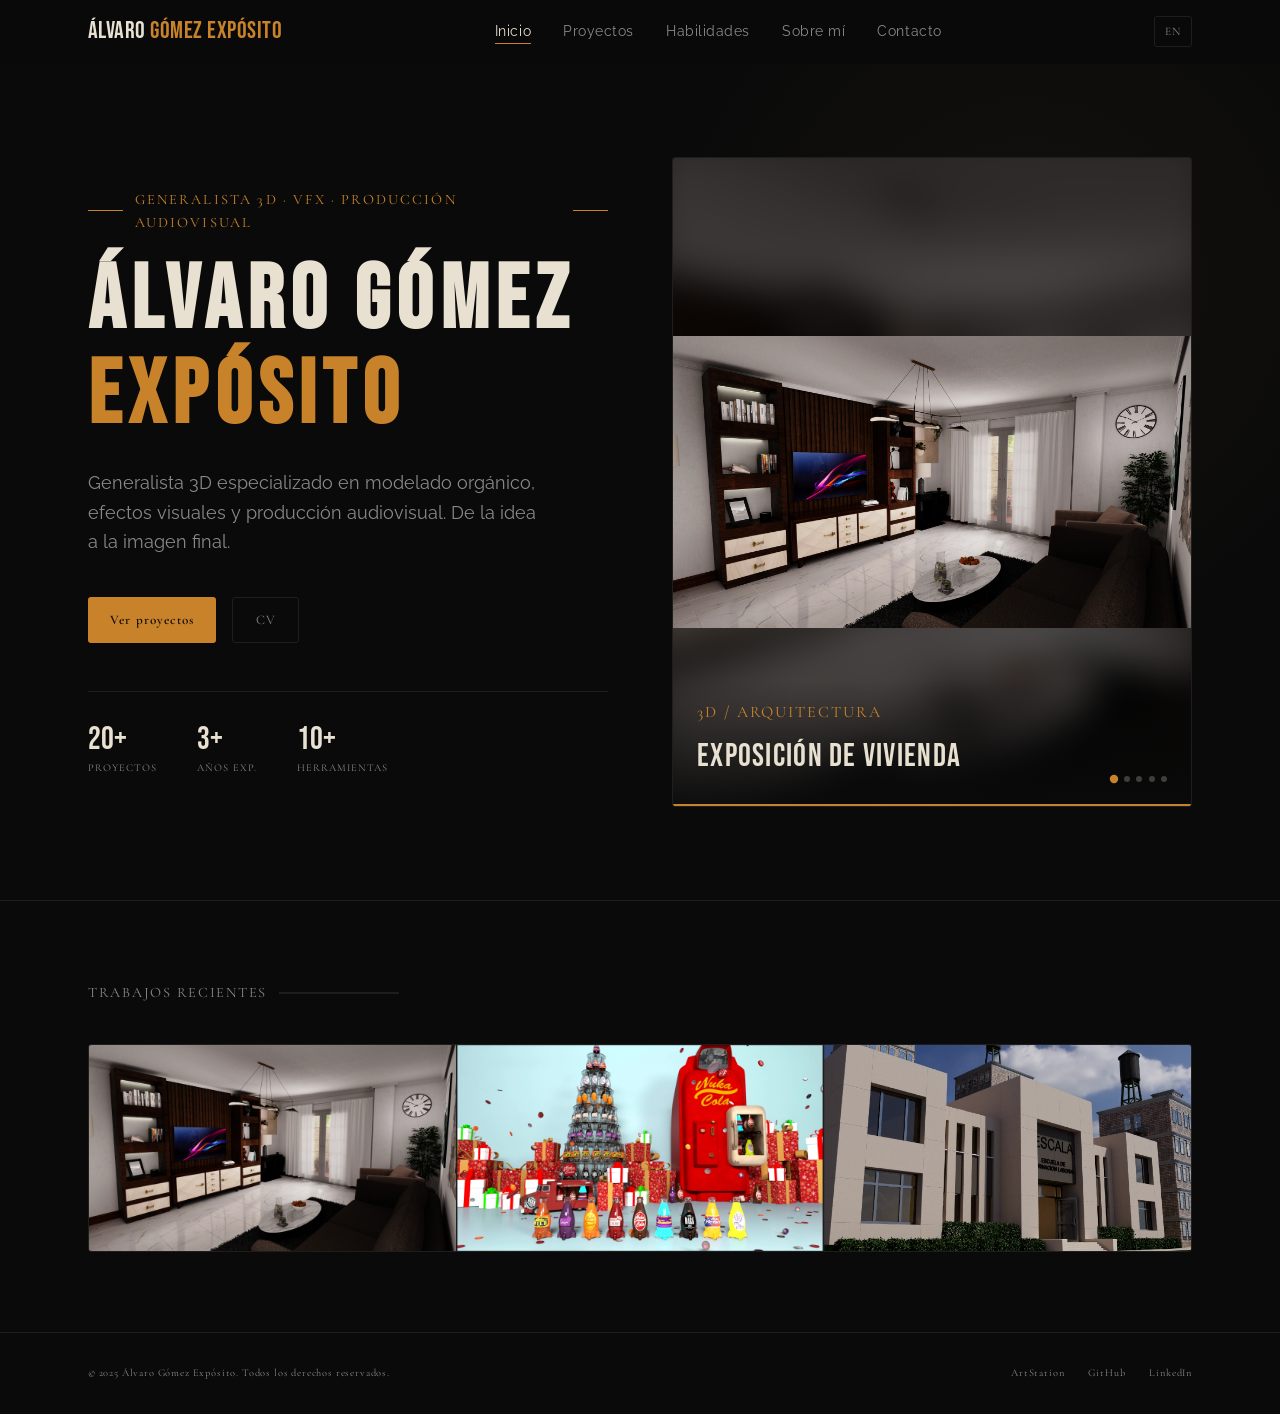
<file: index.html>
<!DOCTYPE html>
<html lang="es">
<head>
  <meta charset="UTF-8">
  <meta name="viewport" content="width=device-width, initial-scale=1.0">
  <title>Álvaro Gómez Expósito — Portfolio 3D · Arte Digital · Games</title>
  <meta name="description" content="Portfolio de Álvaro Gómez Expósito, generalista 3D, artista digital y desarrollador de videojuegos indie.">
  <link rel="preconnect" href="https://fonts.googleapis.com">
  <link rel="preconnect" href="https://fonts.gstatic.com" crossorigin>
  <link href="https://fonts.googleapis.com/css2?family=Bebas+Neue&family=Cormorant+Garamond:ital,wght@0,300;0,400;1,300;1,400&family=Raleway:wght@300;400;500&display=swap" rel="stylesheet">
  <link rel="stylesheet" href="css/style.css">
  <style>
    :root {
      --accent:     #c8832a;
      --accent-dim: rgba(200,131,42,0.15);
    }
  </style>
  <script defer src="https://cloud.umami.is/script.js" data-website-id="84b20424-426c-4b66-8ffb-ea98c5c36936"></script>
</head>
<body>

  <div id="nav-placeholder"></div>

  <main class="page">

    <!-- HERO ─────────────────────────────────────────────── -->
    <section class="hero">
      <div class="container">
        <div class="hero__inner">

          <div class="hero__copy">
            <p class="hero__tag fade-up" data-i18n="hero.tag">Generalista 3D · VFX · Producción Audiovisual</p>
            <h1 class="hero__title fade-up delay-1" data-i18n="hero.title">Álvaro Gómez<br><em>Expósito</em></h1>
            <p class="hero__subtitle fade-up delay-2" data-i18n="hero.subtitle">
              Generalista 3D especializado en modelado orgánico, efectos visuales y producción audiovisual. De la idea a la imagen final.
            </p>
            <div class="hero__cta fade-up delay-3">
              <a href="projects.html" class="btn btn--primary" data-i18n="hero.cta1">Ver proyectos</a>
              <a href="assets/documents/CV/CV_ALVARO_GOMEZ_2026.pdf" class="btn btn--outline" download data-i18n="hero.cta2">CV</a>
            </div>

            <div class="hero__stats fade-up delay-4">
              <div>
                <div class="hero__stat-num">20+</div>
                <div class="hero__stat-label" data-i18n="hero.stat1">Proyectos</div>
              </div>
              <div>
                <div class="hero__stat-num">3+</div>
                <div class="hero__stat-label" data-i18n="hero.stat2">Años exp.</div>
              </div>
              <div>
                <div class="hero__stat-num">10+</div>
                <div class="hero__stat-label" data-i18n="hero.stat3">Herramientas</div>
              </div>
            </div>
          </div>

          <div class="hero__visual fade-up delay-2">
            <a class="hero__img-wrap hero__slideshow" id="heroSlideLink" href="projects.html?open=0">

              <div class="hero__slide hero__slide--active" data-idx="0">
                <div class="hero__slide-blur" style="background-image:url('assets/img/exposicion-vivienda/Artstation.webp')"></div>
                <img src="assets/img/exposicion-vivienda/Artstation.webp" alt="Exposición de Vivienda" style="object-fit:contain; position:relative;">
              </div>

              <div class="hero__slide" data-idx="1">
                <div class="hero__slide-blur" style="background-image:url('assets/img/nuka-cola/PruebaPortada.webp')"></div>
                <img src="assets/img/nuka-cola/PruebaPortada.webp" alt="Nuka-Cola: Holiday Spirit Never Ends" style="object-fit:contain; position:relative;">
              </div>

              <div class="hero__slide" data-idx="2">
                <div class="hero__slide-blur" style="background-image:url('assets/img/escala-anuncio/MiniaturaYoutube.webp')"></div>
                <img src="assets/img/escala-anuncio/MiniaturaYoutube.webp" alt="Anuncio Educativo ESCALA" style="object-fit:contain; position:relative;">
              </div>

              <div class="hero__slide" data-idx="3">
                <img src="assets/img/dettlaff-fanart/render_Viewport_001.webp" alt="Dettlaff — Fan Art">
              </div>

              <div class="hero__slide" data-idx="4">
                <div class="hero__slide-blur" style="background-image:url('assets/img/anuncio-canon/alvaro-gomez-4mejora.webp')"></div>
                <img src="assets/img/anuncio-canon/alvaro-gomez-4mejora.webp" alt="Anuncio Conceptual Canon" style="object-fit:contain; position:relative;">
              </div>

              <div class="hero__slide-caption">
                <div>
                  <div class="hero__slide-caption__cat" id="heroSlideCat">3D / Arquitectura</div>
                  <div class="hero__slide-caption__name" id="heroSlideName">Exposición de Vivienda</div>
                </div>
                <div class="hero__slide-dots" id="heroSlideDots">
                  <span class="hero__slide-dot hero__slide-dot--active" data-slide="0" aria-label="Proyecto 1"></span>
                  <span class="hero__slide-dot" data-slide="1" aria-label="Proyecto 2"></span>
                  <span class="hero__slide-dot" data-slide="2" aria-label="Proyecto 3"></span>
                  <span class="hero__slide-dot" data-slide="3" aria-label="Proyecto 4"></span>
                  <span class="hero__slide-dot" data-slide="4" aria-label="Proyecto 5"></span>
                </div>
              </div>

              <div class="hero__slide-bar">
                <div class="hero__slide-bar__fill" id="heroProgressFill"></div>
              </div>

            </a>
          </div>

        </div>
      </div>
    </section>

    <!-- RECENT WORK ──────────────────────────────────────── -->
    <section class="recent">
      <div class="container">
        <div class="section-eyebrow">
          <span class="t-label" data-i18n="hero.recent">Trabajos recientes</span>
        </div>

        <div class="recent__grid">

          <!-- Proyecto 1 — Exposición de Vivienda -->
          <a href="projects.html?open=0" class="recent__item">
            <img src="assets/img/exposicion-vivienda/Artstation.webp" alt="Exposición de Vivienda" style="position:absolute;inset:0;width:100%;height:100%;object-fit:cover;">
            <div class="recent__item__overlay">
              <div>
                <div class="recent__item__cat">3D / Arquitectura</div>
                <div class="recent__item__name">Exposición de Vivienda</div>
              </div>
            </div>
          </a>

          <!-- Proyecto 2 — Nuka-Cola: Holiday Spirit Never Ends -->
          <a href="projects.html?open=1" class="recent__item">
            <div style="position:absolute;inset:0;background:url('assets/img/nuka-cola/PruebaPortada.webp') center/cover;filter:blur(18px) brightness(0.35);transform:scale(1.08);"></div>
            <img src="assets/img/nuka-cola/PruebaPortada.webp" alt="Nuka-Cola: Holiday Spirit Never Ends" style="position:absolute;inset:0;width:100%;height:100%;object-fit:contain;">
            <div class="recent__item__overlay">
              <div>
                <div class="recent__item__cat">Arte Digital / Fan Art</div>
                <div class="recent__item__name">Nuka-Cola: Holiday Spirit Never Ends</div>
              </div>
            </div>
          </a>

          <!-- Proyecto 3 — Anuncio Educativo ESCALA -->
          <a href="projects.html?open=2" class="recent__item">
            <div style="position:absolute;inset:0;background:url('assets/img/escala-anuncio/MiniaturaYoutube.webp') center/cover;filter:blur(18px) brightness(0.35);transform:scale(1.08);"></div>
            <img src="assets/img/escala-anuncio/MiniaturaYoutube.webp" alt="Anuncio Educativo ESCALA" style="position:absolute;inset:0;width:100%;height:100%;object-fit:contain;">
            <div class="recent__item__overlay">
              <div>
                <div class="recent__item__cat">3D / Motion</div>
                <div class="recent__item__name">Anuncio Educativo ESCALA</div>
              </div>
            </div>
          </a>

        </div>
      </div>
    </section>

  </main>

  <div id="footer-placeholder"></div>

  <script src="js/layout.js"></script>
  <script src="js/main.js"></script>
</body>
</html>
</file>
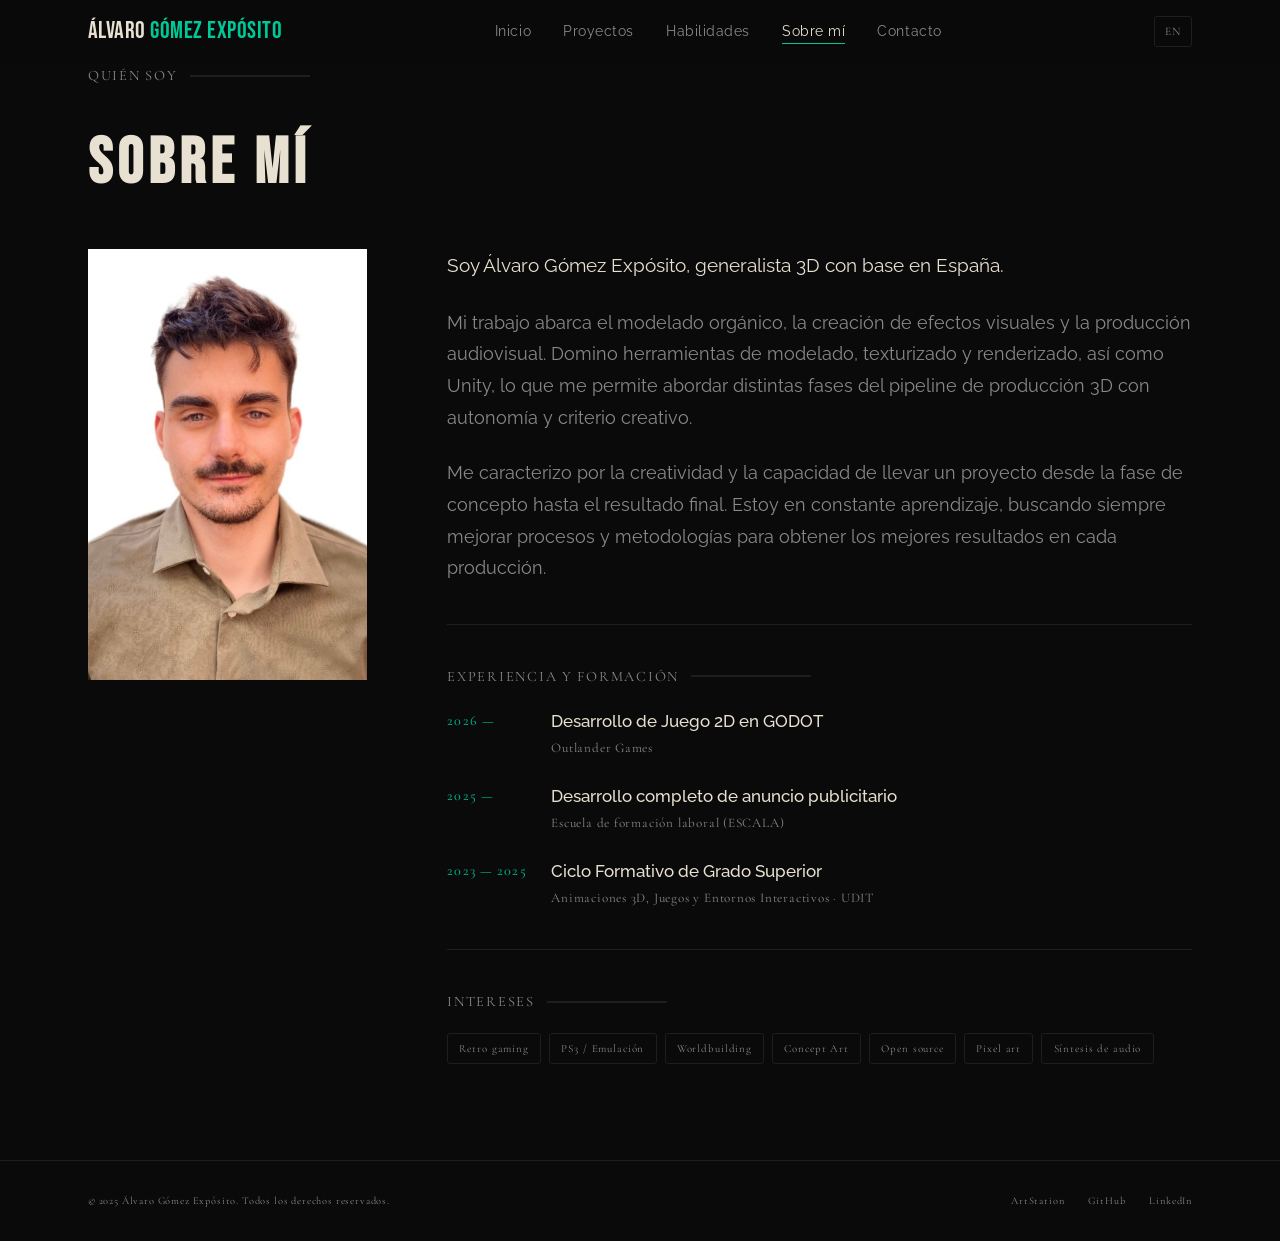
<file: about.html>
<!DOCTYPE html>
<html lang="es">
<head>
  <meta charset="UTF-8">
  <meta name="viewport" content="width=device-width, initial-scale=1.0">
  <title>Sobre mí — Álvaro Gómez Expósito</title>
  <meta name="description" content="Álvaro Gómez Expósito, artista 3D generalista y desarrollador de videojuegos indie basado en España.">
  <link rel="preconnect" href="https://fonts.googleapis.com">
  <link rel="preconnect" href="https://fonts.gstatic.com" crossorigin>
  <link href="https://fonts.googleapis.com/css2?family=Bebas+Neue&family=Cormorant+Garamond:ital,wght@0,300;0,400;1,300;1,400&family=Raleway:wght@300;400;500&display=swap" rel="stylesheet">
  <link rel="stylesheet" href="css/style.css">
  <style>
    :root {
      --accent:     #00c896;
      --accent-dim: rgba(0,200,150,0.15);
    }
  </style>
  <script defer src="https://cloud.umami.is/script.js" data-website-id="84b20424-426c-4b66-8ffb-ea98c5c36936"></script>
</head>
<body>

  <div id="nav-placeholder"></div>

  <main class="page about-page">
    <div class="container">

      <div class="section-eyebrow">
        <span class="t-label" data-i18n="about.eyebrow">Quién soy</span>
      </div>
      <h1 class="t-h1 fade-up" data-i18n="about.title">Sobre mí</h1>

      <div class="about-grid" style="margin-top:3rem;">

        <!-- Photo column -->
        <div class="about__photo-wrap fade-up">
          <div class="about__photo">
            <img src="assets/img/me/alvaro nuevo.jpg" alt="Álvaro Gómez Expósito" style="width:100%;height:100%;object-fit:cover;position:absolute;inset:0;">
          </div>
          <p class="about__photo-caption">Álvaro Gómez Expósito · España</p>

          <div style="margin-top:1.75rem;">
            <a href="assets/cv-alvaro-garcia.pdf" class="btn btn--outline" download data-i18n="about.cv" style="width:100%;justify-content:center;">
              ↓ Descargar CV
            </a>
          </div>
        </div>

        <!-- Text column -->
        <div class="about__text fade-up delay-1">
          <p data-i18n="about.p1">
            Soy Álvaro Gómez Expósito, generalista 3D con base en España.
          </p>
          <p data-i18n="about.p2">
            Mi trabajo abarca el modelado orgánico, la creación de efectos visuales y la producción audiovisual. Domino herramientas de modelado, texturizado y renderizado, así como Unity, lo que me permite abordar distintas fases del pipeline de producción 3D con autonomía y criterio creativo.
          </p>
          <p data-i18n="about.p3">
            Me caracterizo por la creatividad y la capacidad de llevar un proyecto desde la fase de concepto hasta el resultado final. Estoy en constante aprendizaje, buscando siempre mejorar procesos y metodologías para obtener los mejores resultados en cada producción.
          </p>

          <div class="about__divider"></div>

          <!-- Experience timeline -->
          <div style="margin-bottom:1rem;">
            <div class="section-eyebrow" style="margin-bottom:1.25rem;">
              <span class="t-label" data-i18n="about.exp">Experiencia</span>
            </div>
          </div>

          <div class="timeline">

            <div class="timeline__item">
              <div class="timeline__year">2026 —</div>
              <div>
                <div class="timeline__role" data-i18n="about.exp.r1">Desarrollo de Juego 2D en GODOT</div>
                <div class="timeline__company" data-i18n="about.exp.c1">Outlander Games</div>
              </div>
            </div>

            <div class="timeline__item">
              <div class="timeline__year">2025 —</div>
              <div>
                <div class="timeline__role" data-i18n="about.exp.r2">Desarrollo completo de anuncio publicitario</div>
                <div class="timeline__company" data-i18n="about.exp.c2">Escuela de formación laboral (ESCALA)</div>
              </div>
            </div>

            <div class="timeline__item">
              <div class="timeline__year">2023 — 2025</div>
              <div>
                <div class="timeline__role" data-i18n="about.exp.r3">Ciclo Formativo de Grado Superior</div>
                <div class="timeline__company" data-i18n="about.exp.c3">Animaciones 3D, Juegos y Entornos Interactivos · UDIT</div>
              </div>
            </div>

          </div>

          <div class="about__divider"></div>

          <!-- Interests -->
          <div>
            <div class="section-eyebrow" style="margin-bottom:1.25rem;">
              <span class="t-label" data-i18n="about.interests">Intereses</span>
            </div>
            <div class="software-list">
              <span class="sw-tag">Retro gaming</span>
              <span class="sw-tag" data-i18n="about.tag.emulation">PS3 / Emulación</span>
              <span class="sw-tag">Worldbuilding</span>
              <span class="sw-tag">Concept Art</span>
              <span class="sw-tag">Open source</span>
              <span class="sw-tag">Pixel art</span>
              <span class="sw-tag" data-i18n="about.tag.audio">Síntesis de audio</span>
            </div>
          </div>
        </div>

      </div>

    </div>
  </main>

  <div id="footer-placeholder"></div>

  <script src="js/layout.js"></script>
  <script src="js/main.js"></script>
</body>
</html>
</file>
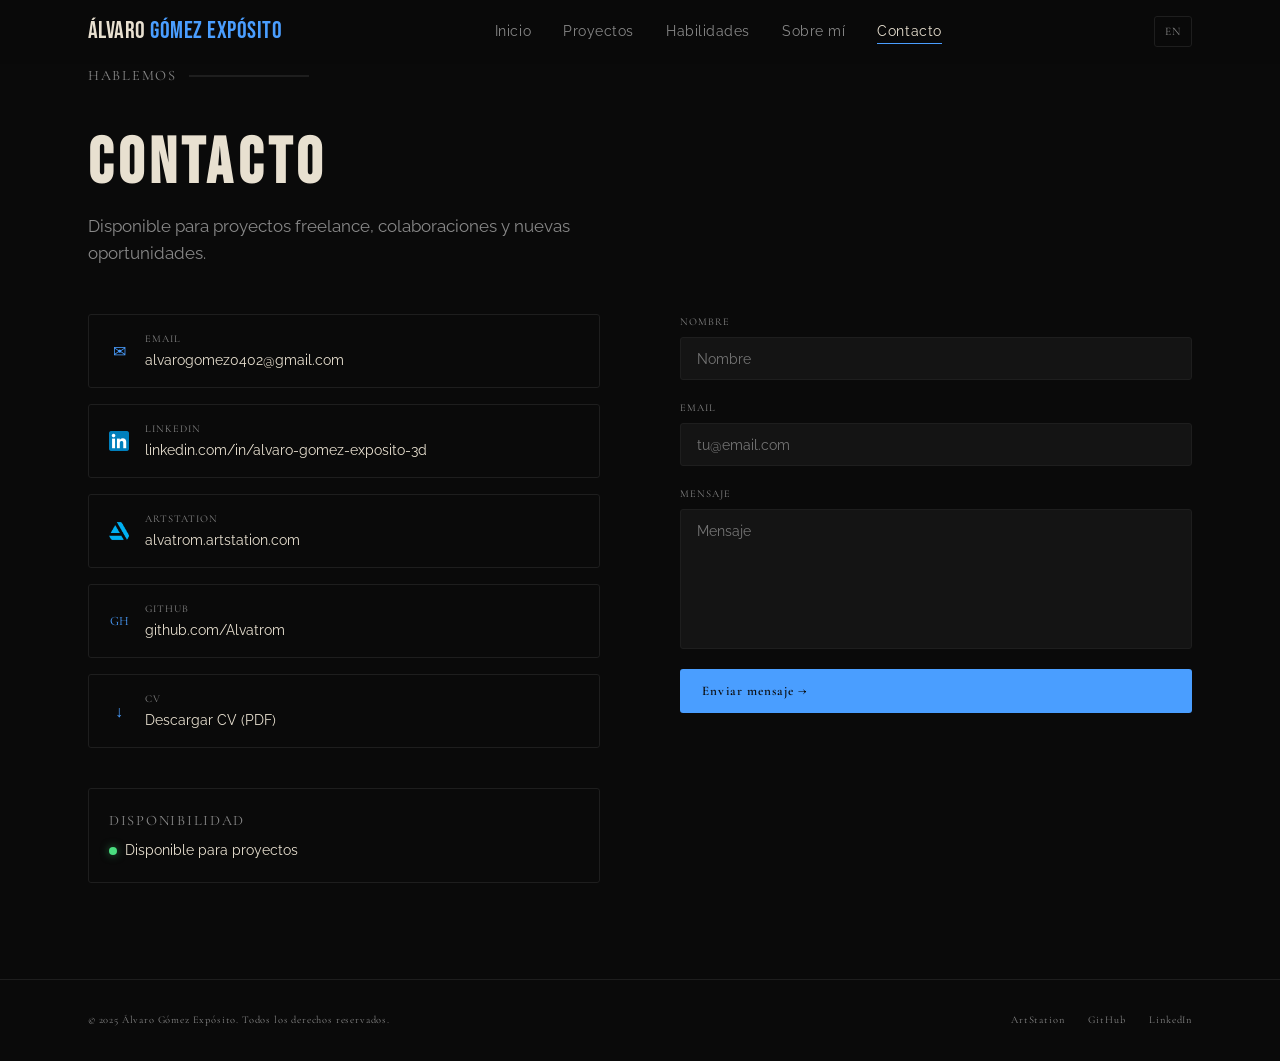
<file: contact.html>
<!DOCTYPE html>
<html lang="es">
<head>
  <meta charset="UTF-8">
  <meta name="viewport" content="width=device-width, initial-scale=1.0">
  <title>Contacto — Álvaro Gómez Expósito</title>
  <meta name="description" content="Contacta con Álvaro Gómez Expósito para proyectos freelance, colaboraciones o nuevas oportunidades.">
  <link rel="preconnect" href="https://fonts.googleapis.com">
  <link rel="preconnect" href="https://fonts.gstatic.com" crossorigin>
  <link href="https://fonts.googleapis.com/css2?family=Bebas+Neue&family=Cormorant+Garamond:ital,wght@0,300;0,400;1,300;1,400&family=Raleway:wght@300;400;500&display=swap" rel="stylesheet">
  <link rel="stylesheet" href="css/style.css">
  <style>
    :root {
      --accent:     #4a9eff;
      --accent-dim: rgba(74,158,255,0.15);
    }
  </style>
  <script defer src="https://cloud.umami.is/script.js" data-website-id="84b20424-426c-4b66-8ffb-ea98c5c36936"></script>
</head>
<body>

  <div id="nav-placeholder"></div>

  <main class="page contact-page">
    <div class="container">

      <div class="section-eyebrow">
        <span class="t-label" data-i18n="contact.eyebrow">Hablemos</span>
      </div>
      <h1 class="t-h1 fade-up" data-i18n="contact.title">Contacto</h1>
      <p class="fade-up delay-1" style="color:var(--muted);margin-top:.75rem;font-size:1.05rem;max-width:50ch;" data-i18n="contact.sub">
        Disponible para proyectos freelance, colaboraciones y nuevas oportunidades.
      </p>

      <div class="contact-grid">

        <!-- Info column -->
        <div class="contact__info fade-up delay-1">

          <div class="contact__links">

            <a href="mailto:alvarogomez0402@gmail.com" class="contact__link">
              <span class="contact__link__icon">✉</span>
              <div>
                <div class="contact__link__label">Email</div>
                <div class="contact__link__val">alvarogomez0402@gmail.com</div>
              </div>
            </a>

            <a href="https://www.linkedin.com/in/alvaro-gomez-exposito-3d" target="_blank" rel="noopener" class="contact__link">
              <span class="contact__link__icon"><img src="assets/img/logos/Linkedin.png" alt="LinkedIn"></span>
              <div>
                <div class="contact__link__label">LinkedIn</div>
                <div class="contact__link__val">linkedin.com/in/alvaro-gomez-exposito-3d</div>
              </div>
            </a>

            <a href="https://alvatrom.artstation.com/" target="_blank" rel="noopener" class="contact__link">
              <span class="contact__link__icon"><img src="assets/img/logos/ArtstationLogo.png" alt="ArtStation"></span>
              <div>
                <div class="contact__link__label">ArtStation</div>
                <div class="contact__link__val">alvatrom.artstation.com</div>
              </div>
            </a>

            <a href="https://github.com/Alvatrom" target="_blank" rel="noopener" class="contact__link">
              <span class="contact__link__icon" style="font-family:var(--font-mono);font-size:.8rem;">GH</span>
              <div>
                <div class="contact__link__label">GitHub</div>
                <div class="contact__link__val">github.com/Alvatrom</div>
              </div>
            </a>

            <a href="assets/documents/CV/CV_ALVARO_GOMEZ_2026.pdf" class="contact__link" download>
              <span class="contact__link__icon">↓</span>
              <div>
                <div class="contact__link__label">CV</div>
                <div class="contact__link__val" data-i18n="contact.cv.val">Descargar CV (PDF)</div>
              </div>
            </a>

          </div>

          <div style="margin-top:2.5rem;padding:1.25rem;border:1px solid var(--bg-line);border-radius:var(--radius);">
            <div class="t-label" style="margin-bottom:.5rem;" data-i18n="contact.availability">Disponibilidad</div>
            <div style="display:flex;align-items:center;gap:.5rem;">
              <span style="width:8px;height:8px;border-radius:50%;background:#4ade80;box-shadow:0 0 8px rgba(74,222,128,.5);flex-shrink:0;"></span>
              <span style="font-size:.85rem;color:var(--text);" data-i18n="contact.available">Disponible para proyectos</span>
            </div>
          </div>

        </div>

        <!-- Form column -->
        <div class="fade-up delay-2">
          <form class="contact__form" id="contactForm" novalidate>

            <div class="form-group">
              <label for="name" data-i18n="contact.name">Nombre</label>
              <input type="text" id="name" name="name" data-i18n-placeholder="contact.name" placeholder="Nombre" required>
            </div>

            <div class="form-group">
              <label for="email" data-i18n="contact.email">Email</label>
              <input type="email" id="email" name="email" data-i18n-placeholder="contact.email.placeholder" placeholder="tu@email.com" required>
            </div>

            <div class="form-group">
              <label for="msg" data-i18n="contact.msg">Mensaje</label>
              <textarea id="msg" name="msg" data-i18n-placeholder="contact.msg" placeholder="Cuéntame tu proyecto..." required></textarea>
            </div>

            <div id="formSuccess" class="form-success" data-i18n="contact.success">
              Mensaje enviado. ¡Te contesto pronto!
            </div>

            <button type="submit" class="btn btn--primary" data-i18n="contact.send">
              Enviar mensaje →
            </button>

          </form>
        </div>

      </div>

    </div>
  </main>

  <div id="footer-placeholder"></div>

  <script src="js/layout.js"></script>
  <script src="js/main.js"></script>
</body>
</html>
</file>
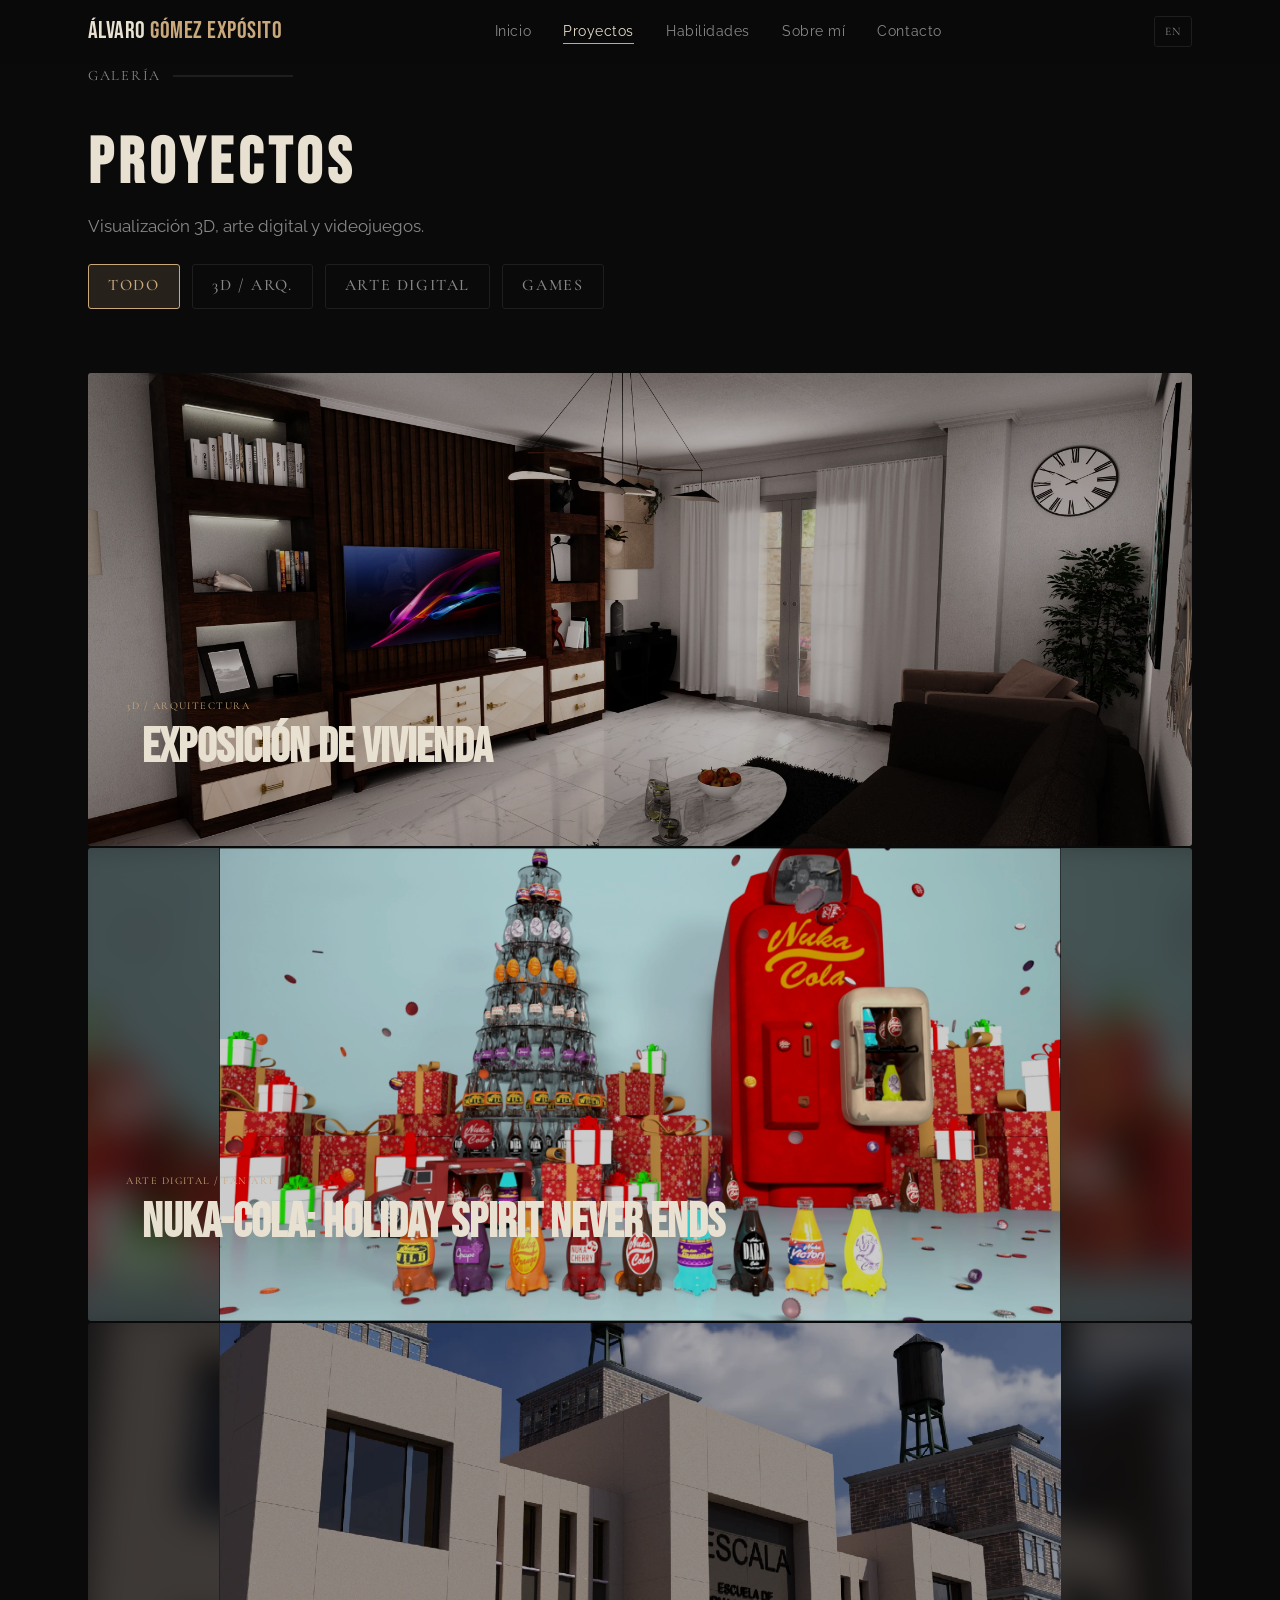
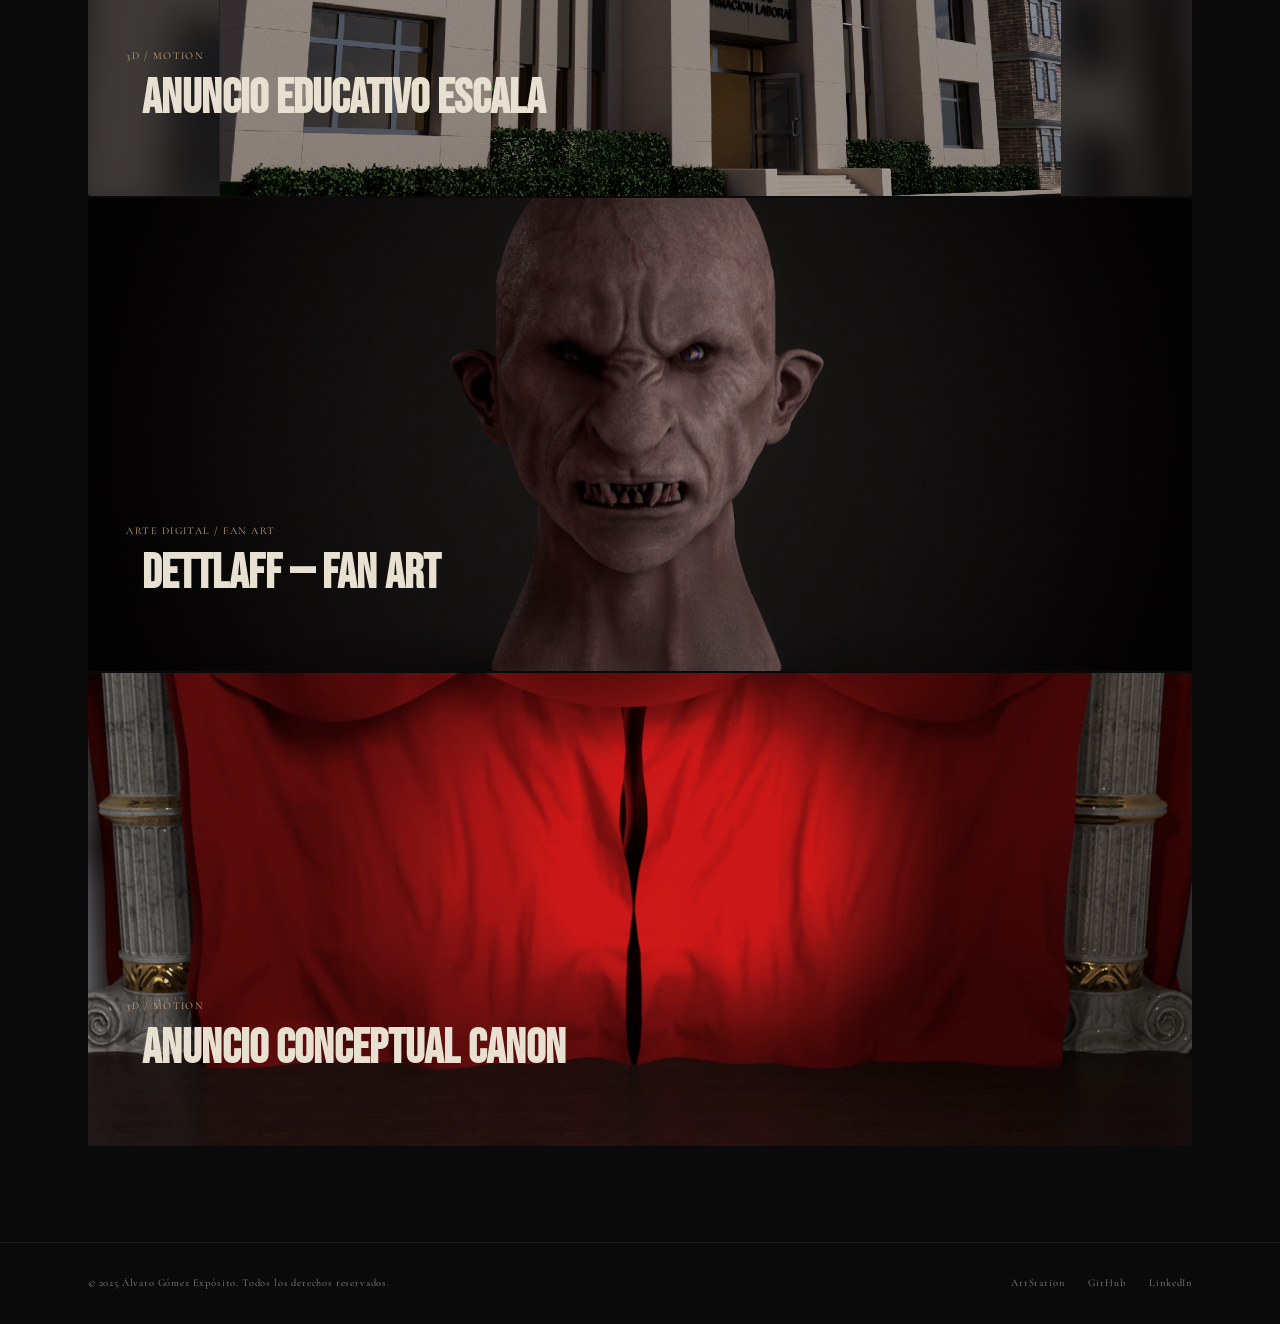
<file: projects.html>
<!DOCTYPE html>
<html lang="es">
<head>
  <meta charset="UTF-8">
  <meta name="viewport" content="width=device-width, initial-scale=1.0">
  <title>Proyectos — Álvaro Gómez Expósito</title>
  <meta name="description" content="Galería de proyectos 3D, arte digital y videojuegos de Álvaro Gómez Expósito.">
  <link rel="preconnect" href="https://fonts.googleapis.com">
  <link rel="preconnect" href="https://fonts.gstatic.com" crossorigin>
  <link href="https://fonts.googleapis.com/css2?family=Bebas+Neue&family=Cormorant+Garamond:ital,wght@0,300;0,400;1,300;1,400&family=Raleway:wght@300;400;500&display=swap" rel="stylesheet">
  <link rel="stylesheet" href="css/style.css">
  <style>
    :root {
      --accent:     #c9a87c;
      --accent-dim: rgba(201,168,124,0.15);
    }
  </style>
  <script defer src="https://cloud.umami.is/script.js" data-website-id="84b20424-426c-4b66-8ffb-ea98c5c36936"></script>
</head>
<body>

  <div id="nav-placeholder"></div>

  <main class="page projects-page">
    <div class="container">

      <div class="projects-page__header">
        <div class="section-eyebrow">
          <span class="t-label" data-i18n="projects.eyebrow">Galería</span>
        </div>
        <h1 class="t-h1 fade-up" data-i18n="projects.title">Proyectos</h1>
        <p class="fade-up delay-1" style="color:var(--muted);margin-top:.75rem;font-size:1.05rem;" data-i18n="projects.sub">
          Visualización 3D, arte digital y videojuegos.
        </p>

        <!-- Filter bar -->
        <div class="filter-bar fade-up delay-2" style="margin-top:1.5rem;">
          <button class="filter-btn active" data-filter="all"  data-i18n="filter.all">Todo</button>
          <button class="filter-btn"         data-filter="3d"   data-i18n="filter.3d">3D / Arq.</button>
          <button class="filter-btn"         data-filter="art"  data-i18n="filter.art">Arte digital</button>
          <button class="filter-btn"         data-filter="game" data-i18n="filter.game">Games</button>
        </div>
      </div>

      <!-- ── Project list ───────────────────────────────── -->
      <div class="project-list">

        <!-- PROJECT 1 — Exposición de Vivienda -->
        <div class="project-item fade-up"
          data-cat="3d"
          data-cat-es="3D / Arquitectura"
          data-cat-en="3D / Architecture"
          data-list-title="Exposición de Vivienda"
          data-list-title-en="Housing Exhibition"
          data-title="Exposición de Vivienda · Corona Renderer"
          data-title-en="Housing Exhibition · Corona Renderer"
          data-desc="Proyecto personal de visualización arquitectónica, creado como práctica para aprender y profundizar en mi flujo de trabajo con Corona Renderer. Para el desarrollo de esta escena, se tomaron medidas reales de una vivienda existente con el fin de reproducir con precisión sus proporciones, distribución y características estructurales. El objetivo principal fue experimentar con iluminación natural y artificial, configuraciones realistas de materiales y composición de cámara, buscando un equilibrio visual entre planos exteriores e interiores. Para las imágenes del jardín se utilizó TyFlow para distribuir hojas caídas sobre el suelo, empleando varias variaciones de hoja para lograr un resultado natural y orgánico."
          data-desc-en="A personal architectural visualization project, created as practice to learn and deepen my workflow with Corona Renderer. For the development of this scene, real measurements were taken of an existing house in order to accurately reproduce its proportions, layout, and structural features. The main objective was to experiment with natural and artificial lighting, realistic material configurations, and camera composition, seeking a visual balance between exterior and interior shots. For the garden shots, TyFlow was used to scatter fallen leaves across the ground, using multiple leaf variations to achieve a natural and organic result."
          data-img="assets/img/exposicion-vivienda/Artstation.webp"
          data-gallery="assets/img/exposicion-vivienda/Artstation.webp,assets/img/exposicion-vivienda/Artstation2.webp,assets/img/exposicion-vivienda/ArtstationHamacasReducido.webp,assets/img/exposicion-vivienda/MuestraPorche5.webp,assets/img/exposicion-vivienda/ArtstationJardin.webp,assets/img/exposicion-vivienda/ArtstationPiscina.webp"
          data-download-links="https://drive.google.com/uc?export=download&id=1tkCpn8NzyECeUnjMNbKUEl-1VtDaY8lj,https://drive.google.com/uc?export=download&id=1-P2UGTZ7ItGoG0YtIaz1EQDBaIVTt_dd,https://drive.google.com/uc?export=download&id=1AwcFtqr0xP2729eUn4cYc3s9qIUQaHzo,https://drive.google.com/uc?export=download&id=1usnX8Qpcut-wjE9zDHO_RJDj7P-QZIRC,https://drive.google.com/uc?export=download&id=12jIMGrgcqFFRt94yhjdmpev67AS_UI4f,https://drive.google.com/uc?export=download&id=1X0ceo9_nBsdgsyYTlWEc_arLz92pgogb"
          data-tags="Corona Renderer, 3ds Max, Visualización Arquitectónica, Iluminación Natural, Materiales PBR, Digital 3D, Architectural Visualization, Lighting, NoAI, Autodesk, Corona, Chaos Group, Architecture">
          <img class="project-item__media" src="assets/img/exposicion-vivienda/Artstation.webp" alt="Exposición de Vivienda">
          <div class="project-item__content">
            <div class="project-item__left">
              <div class="project-item__cat">3D / Arquitectura</div>
              <h2 class="project-item__title">Exposición de Vivienda</h2>
              <p class="project-item__desc" style="color:#c9a87c;">Visualización arquitectónica · 3ds Max · Corona Renderer</p>
            </div>
            <div class="project-item__arrow" aria-hidden="true">→</div>
          </div>
        </div>

        <!-- PROJECT 2 — Nuka-Cola: Holiday Spirit Never Ends -->
        <div class="project-item fade-up delay-1"
          data-cat="art"
          data-cat-es="Arte Digital / Fan Art"
          data-cat-en="Digital Art / Fan Art"
          data-list-title="Nuka-Cola: Holiday Spirit Never Ends"
          data-list-title-en="Nuka-Cola: Holiday Spirit Never Ends"
          data-title="Nuka-Cola: Holiday Spirit Never Ends"
          data-title-en="Nuka-Cola: Holiday Spirit Never Ends"
          data-desc="Anuncio comercial de Nuka-Cola ambientado en la época navideña, creado como proyecto personal de fan art con un enfoque publicitario cinemático. El vídeo presenta diferentes variantes de la botella de Nuka-Cola, destacando los detalles visuales mediante simulaciones de condensación, y concluye con una simulación de lluvia de chapas como plano final del anuncio. Todo el proyecto fue creado en Autodesk 3ds Max y renderizado con Arnold Renderer, siguiendo un flujo de trabajo avanzado basado en AOVs, Light Groups y Cryptomatte (CryptoObject), lo que permite un control preciso sobre la iluminación, los materiales y el compositing en postproducción. La máquina expendedora y los modelos de botella de Nuka-Cola fueron creados con 3ds Max y ZBrush, con especial atención al modelado limpio y las superficies detalladas. Todas las simulaciones se desarrollaron con tyFlow, logrando un comportamiento físico realista con un fuerte control artístico. El compositing y montaje final se realizaron en Adobe After Effects, refinando el timing, el contraste y la atmósfera para potenciar el tono festivo y el estilo publicitario cinemático. Este proyecto se centra en VFX para publicidad, combinando realismo técnico con una estética cinemática estilizada, y se presenta como un proyecto de fan art sin fines comerciales."
          data-desc-en="Full Nuka-Cola commercial with a Christmas-themed atmosphere, created as a personal fan art project with a cinematic advertising approach. The video showcases different Nuka-Cola bottle variants, highlighting visual details through condensation simulations, and concludes with a bottle cap rain simulation as the final shot of the commercial. The entire project was created in Autodesk 3ds Max and rendered using Arnold Renderer, following an advanced workflow based on AOVs, Light Groups, and Cryptomatte (CryptoObject), allowing precise control over lighting, materials, and post-production compositing. The Nuka-Cola vending machine and bottle models were created using 3ds Max and ZBrush, focusing on clean modeling and detailed surfaces. All simulations were developed using tyFlow, achieving realistic physical behavior with strong artistic control. Final compositing and editing were completed in Adobe After Effects, refining timing, contrast, and atmosphere to enhance the festive tone and cinematic advertising style. This project focuses on VFX for advertising, combining technical realism with a stylized cinematic look, and is presented as a non-commercial fan art project."
          data-img="assets/img/nuka-cola/PruebaPortada.webp"
          data-gallery="https://www.youtube.com/embed/8iklpx8p0uQ|vol:0.85,assets/img/nuka-cola/QuantumFoto.webp,assets/img/nuka-cola/Quartz.webp,assets/img/nuka-cola/Dark.webp,assets/img/nuka-cola/Orange.webp,assets/img/nuka-cola/Cherry.webp,assets/img/nuka-cola/Victory.webp,assets/img/nuka-cola/Grape.webp,assets/img/nuka-cola/Wild.webp,assets/img/nuka-cola/FotoBotella.webp,assets/img/nuka-cola/PruebaPortada.webp,https://www.youtube.com/embed/AIykxyigyug|vol:0.7,https://www.youtube.com/embed/ngqnVsMbMiE|vol:0.7"
          data-download-links=",https://drive.google.com/uc?export=download&id=11E9SDJT8sOxvFffw7e5tpjRiiGLHypXh,https://drive.google.com/uc?export=download&id=1AxLARuQMvGUzKbsGXzYEkJrXS1RjGb6j,https://drive.google.com/uc?export=download&id=12Mlir1PEzY5GSMSjvzHELGw0UwYy9-Fl,https://drive.google.com/uc?export=download&id=1WwsCd1HSv3TlQiTEn3WQ9DKdLClhn2Sa,https://drive.google.com/uc?export=download&id=1eLtUd1yXxt_SmZz7LU7QXpWyIiGTqLR6,https://drive.google.com/uc?export=download&id=1GSR8QieFI8LEFESnpxmftC-M38Kx47aC,https://drive.google.com/uc?export=download&id=19R9XGh7Zv74WiJBQah0xtgmxUljfPJRz,https://drive.google.com/uc?export=download&id=1NCgkpggFBJAvuP3852wTyoxiBb1Rg_ML,https://drive.google.com/uc?export=download&id=1UPvqWbh3CwF_f1zbeQm996wl9YvIy8Hw,https://drive.google.com/uc?export=download&id=1MrjWbCk4ahJCy1Adbl-znO4blCuNbO5_,,"
          data-tags="Nuka-Cola, Fallout, Fan Art, 3ds Max, Arnold Renderer, tyFlow, ZBrush, After Effects, AOVs, Cryptomatte, Light Groups, VFX, Motion Graphics, Christmas, Holiday, NoAI">
          <div style="position:absolute;inset:0;background:url('assets/img/nuka-cola/PruebaPortada.webp') center/cover;filter:blur(18px) brightness(0.35);transform:scale(1.08);"></div>
          <img class="project-item__media" src="assets/img/nuka-cola/PruebaPortada.webp" alt="Nuka-Cola: Holiday Spirit Never Ends" style="object-fit:contain;">
          <div class="project-item__content">
            <div class="project-item__left">
              <div class="project-item__cat">Arte Digital / Fan Art</div>
              <h2 class="project-item__title">Nuka-Cola: Holiday Spirit Never Ends</h2>
              <p class="project-item__desc" style="color:#c9a87c;">3ds Max · Arnold Renderer · TyFlow · ZBrush · After Effects</p>
            </div>
            <div class="project-item__arrow" aria-hidden="true">→</div>
          </div>
        </div>

        <!-- PROJECT 3 — Anuncio Educativo ESCALA -->
        <div class="project-item fade-up delay-2"
          data-cat="3d"
          data-cat-es="3D / Motion"
          data-cat-en="3D / Motion"
          data-list-title="Anuncio Educativo ESCALA"
          data-list-title-en="ESCALA Educational Ad"
          data-title="Introducción a un anuncio educativo (ESCALA)"
          data-title-en="Introduction to an educational announcement (ESCALA)"
          data-desc="Anuncio publicitario desarrollado para ESCALA, escuela de formación laboral, con producción técnica completa en 3ds Max. El proyecto incluye un edificio procedural texturizado en Substance 3D Painter, mientras que el edificio principal fue texturizado directamente en 3ds Max mediante Standard Materials. El logo corporativo de la entrada fue modelado en ZBrush e integrado en la escena. Para la animación se utilizó TyFlow en la simulación de rotura de cables, creación de arbustos y variación de piedras en la carretera, aportando dinamismo y naturalidad al entorno. El renderizado se realizó con Arnold Renderer, aprovechando AOVs y Cryptomatte para una postproducción precisa en After Effects."
          data-desc-en="Advertising announcement developed for ESCALA, a vocational training school, with complete technical production in 3ds Max. The project includes a procedural building textured in Substance 3D Painter, while the main building was textured directly in 3ds Max using Standard Materials. The corporate logo at the entrance was modelled in ZBrush and integrated into the scene. For the animation, TyFlow was used for cable break simulation, bush creation and stone variation on the road, adding dynamism and naturalism to the environment. Rendering was done with Arnold Renderer, leveraging AOVs and Cryptomatte for precise post-production in After Effects."
          data-img="assets/img/escala-anuncio/RenderPrincipalMejorado.webp"
          data-gallery="assets/img/escala-anuncio/RenderPrincipalMejorado.webp,assets/img/escala-anuncio/RenderArbustos.webp,assets/img/escala-anuncio/Columnas.webp,assets/img/escala-anuncio/RenderCables.webp,assets/img/escala-anuncio/ExplosionInicio.webp,assets/img/escala-anuncio/ExplosionParticulas.webp,assets/img/escala-anuncio/Explosion2.webp,assets/img/escala-anuncio/EdificioProcedural.webp,assets/img/escala-anuncio/AssetsEdificio.webp,https://www.youtube.com/embed/EIJ1bnA1PxU"
          data-download-links="https://drive.google.com/uc?export=download&id=1oOQy1ReO6-_JUmrg_ZoVu33Ah7KSXAV1,https://drive.google.com/uc?export=download&id=1saHzbb5fex_X5lTi6yRD0yKBmDojMJyr,https://drive.google.com/uc?export=download&id=1Andb9Fe2NqjEpUg8I3feH2AdbVb0aeph,https://drive.google.com/uc?export=download&id=18bY1U5J5ZJ0rtUIP06gE_BHCM7R3RGPm,https://drive.google.com/uc?export=download&id=1QHgc_fOo6kBfRkXP08g24BWbtqi2IW_m,https://drive.google.com/uc?export=download&id=1JetcnHYT7mjLyJ_dgDCrGE_eisAFWIcC,https://drive.google.com/uc?export=download&id=1U9Agrtpr-VsHJIHW0j7OkLZCbwD6bzNv,https://drive.google.com/uc?export=download&id=1NGZfGzRU6dvSwXCtdiDZxccuDvcvvWbw,https://drive.google.com/uc?export=download&id=1Ke7dSvztjjkxa4Hvi7vxU52PiEU8-s1I,"
          data-tags="3ds Max, tyFlow, Substance 3D Painter, Procedural, Motion Graphics, ESCALA">
          <div style="position:absolute;inset:0;background:url('assets/img/escala-anuncio/MiniaturaYoutube.webp') center/cover;filter:blur(18px) brightness(0.35);transform:scale(1.08);"></div>
          <img class="project-item__media" src="assets/img/escala-anuncio/MiniaturaYoutube.webp" alt="Introducción a un anuncio educativo ESCALA" style="object-fit:contain;">
          <div class="project-item__content">
            <div class="project-item__left">
              <div class="project-item__cat">3D / Motion</div>
              <h2 class="project-item__title">Anuncio Educativo ESCALA</h2>
              <p class="project-item__desc">3ds Max · tyFlow · Substance 3D Painter · After Effects</p>
            </div>
            <div class="project-item__arrow" aria-hidden="true">→</div>
          </div>
        </div>

        <!-- PROJECT 4 — Dettlaff Fan Art -->
        <div class="project-item fade-up"
          data-cat="art"
          data-cat-es="Arte Digital / Fan Art"
          data-cat-en="Digital Art / Fan Art"
          data-list-title="Dettlaff — Fan Art"
          data-list-title-en="Dettlaff — Fan Art"
          data-title="Dettlaff van der Eretein — Fan Art"
          data-title-en="Dettlaff van der Eretein — Fan Art"
          data-desc="Uno de los vampiros principales de la expansión Blood and Wine de The Witcher 3. Realizado usando como referencia un busto del artista de personajes Marcin Blaszczak."
          data-desc-en="One of the main vampires from the Blood and Wine expansion of The Witcher 3. Using a bust by Character artist Marcin Blaszczak as a reference."
          data-img="assets/img/dettlaff-fanart/render_Viewport_001.webp"
          data-gallery="assets/img/dettlaff-fanart/render_Viewport_001.webp,assets/img/dettlaff-fanart/render_Viewport_002.webp,assets/img/dettlaff-fanart/ReferenciasVampiro.webp,https://www.youtube.com/embed/7g_-AkyrFR0"
          data-download-links="https://drive.google.com/uc?export=download&id=1XAVQqfoNukesn40Gn-rWHJOp1tgzZV8s,https://drive.google.com/uc?export=download&id=17Rt8vTcCZeQDwAHq1vk9SufRSoGqKfue,https://drive.google.com/uc?export=download&id=1nDsFR4_9A9uhTpjm4LqEIyJUb1_VAWc2,"
          data-tags="Fan Art, The Witcher 3, Blood and Wine, Dettlaff, Character Art, Arte Digital">
          <img class="project-item__media" src="assets/img/dettlaff-fanart/render_Viewport_001.webp" alt="Dettlaff van der Eretein Fan Art">
          <div class="project-item__content">
            <div class="project-item__left">
              <div class="project-item__cat">Arte Digital / Fan Art</div>
              <h2 class="project-item__title">Dettlaff — Fan Art</h2>
              <p class="project-item__desc">ZBrush · Substance 3D Painter · The Witcher 3 · Blood and Wine</p>
            </div>
            <div class="project-item__arrow" aria-hidden="true">→</div>
          </div>
        </div>

        <!-- PROJECT 5 — Anuncio Conceptual Canon -->
        <div class="project-item fade-up delay-1"
          data-cat="3d"
          data-cat-es="3D / Motion"
          data-cat-en="3D / Motion"
          data-list-title="Anuncio Conceptual Canon"
          data-list-title-en="Conceptual Canon Ad"
          data-title="Anuncio publicitario conceptual — Canon"
          data-title-en="Conceptual advertisement for learning — Canon"
          data-desc="Simulación de anuncio publicitario de Canon desarrollada con el plugin TyFlow en 3ds Max, con simulaciones de tela y generación de objetos. El modelo de la cámara Canon F-1 fue obtenido de Sketchfab, creado por Miguel Adão."
          data-desc-en="Canon advertising simulation developed with TyFlow plugin in 3ds Max, featuring cloth simulations and object spawning. Canon F-1 camera model taken from Sketchfab by Miguel Adão."
          data-img="assets/img/anuncio-canon/alvaro-gomez-1mejora.webp"
          data-gallery="assets/img/anuncio-canon/alvaro-gomez-1mejora.webp,assets/img/anuncio-canon/alvaro-gomez-2mejora.webp,assets/img/anuncio-canon/alvaro-gomez-3mejora.webp,assets/img/anuncio-canon/alvaro-gomez-4mejora.webp,https://www.youtube.com/embed/QZ66ig0SeUM"
          data-download-links="https://drive.google.com/uc?export=download&id=1JydbMn-VywUenN2sPUYpKZVIIbwU0bg7,https://drive.google.com/uc?export=download&id=1cfR-OZr97OE333iP34uqeary3KKB4f0R,https://drive.google.com/uc?export=download&id=1PJ3N1jcsgdr_tOixCysGRhUltiH4xkIJ,https://drive.google.com/uc?export=download&id=1DWvlmR8Wze0XQB10x857_xrwjcl0wV4v,"
          data-tags="3ds Max, tyFlow, Cloth Simulation, Canon, Motion Graphics">
          <img class="project-item__media" src="assets/img/anuncio-canon/alvaro-gomez-1mejora.webp" alt="Anuncio Canon">
          <div class="project-item__content">
            <div class="project-item__left">
              <div class="project-item__cat">3D / Motion</div>
              <h2 class="project-item__title">Anuncio Conceptual Canon</h2>
              <p class="project-item__desc">3ds Max · tyFlow · Cloth Simulation</p>
            </div>
            <div class="project-item__arrow" aria-hidden="true">→</div>
          </div>
        </div>

      </div><!-- /project-list -->
    </div><!-- /container -->
  </main>

  <!-- MODAL ─────────────────────────────────────────────────── -->
  <div class="modal-overlay" id="modalOverlay" role="dialog" aria-modal="true" aria-label="Detalle del proyecto">
    <div class="modal">
      <button class="modal__close" id="modalClose" aria-label="Cerrar">✕</button>
      <div class="modal__media">
        <div class="placeholder placeholder--1" style="width:100%;height:100%;position:absolute;inset:0;">
          <svg width="48" height="48" viewBox="0 0 24 24" fill="none" stroke="currentColor" stroke-width="1"><rect x="3" y="3" width="18" height="18" rx="1"/><path d="M3 9h18M9 21V9"/></svg>
        </div>
      </div>
      <div class="modal__body">
        <div class="modal__body-header">
          <div class="modal__cat"></div>
          <button class="modal__lang" id="modalLangToggle">EN</button>
        </div>
        <h2 class="modal__title"></h2>
        <p class="modal__desc"></p>
        <div class="modal__tags"></div>
      </div>
    </div>
  </div>

  <!-- FULLSCREEN IMAGE VIEWER ────────────────────────────── -->
  <div class="img-fullscreen" id="imgFullscreen">
    <div id="fsMedia"></div>
    <button class="fs-prev" id="fsPrev" aria-label="Anterior">&#8249;</button>
    <button class="fs-next" id="fsNext" aria-label="Siguiente">&#8250;</button>
    <div class="fs-counter" id="fsCounter"></div>
  </div>

  <div id="footer-placeholder"></div>

  <script src="js/layout.js"></script>
  <script src="js/main.js"></script>
</body>
</html>
</file>
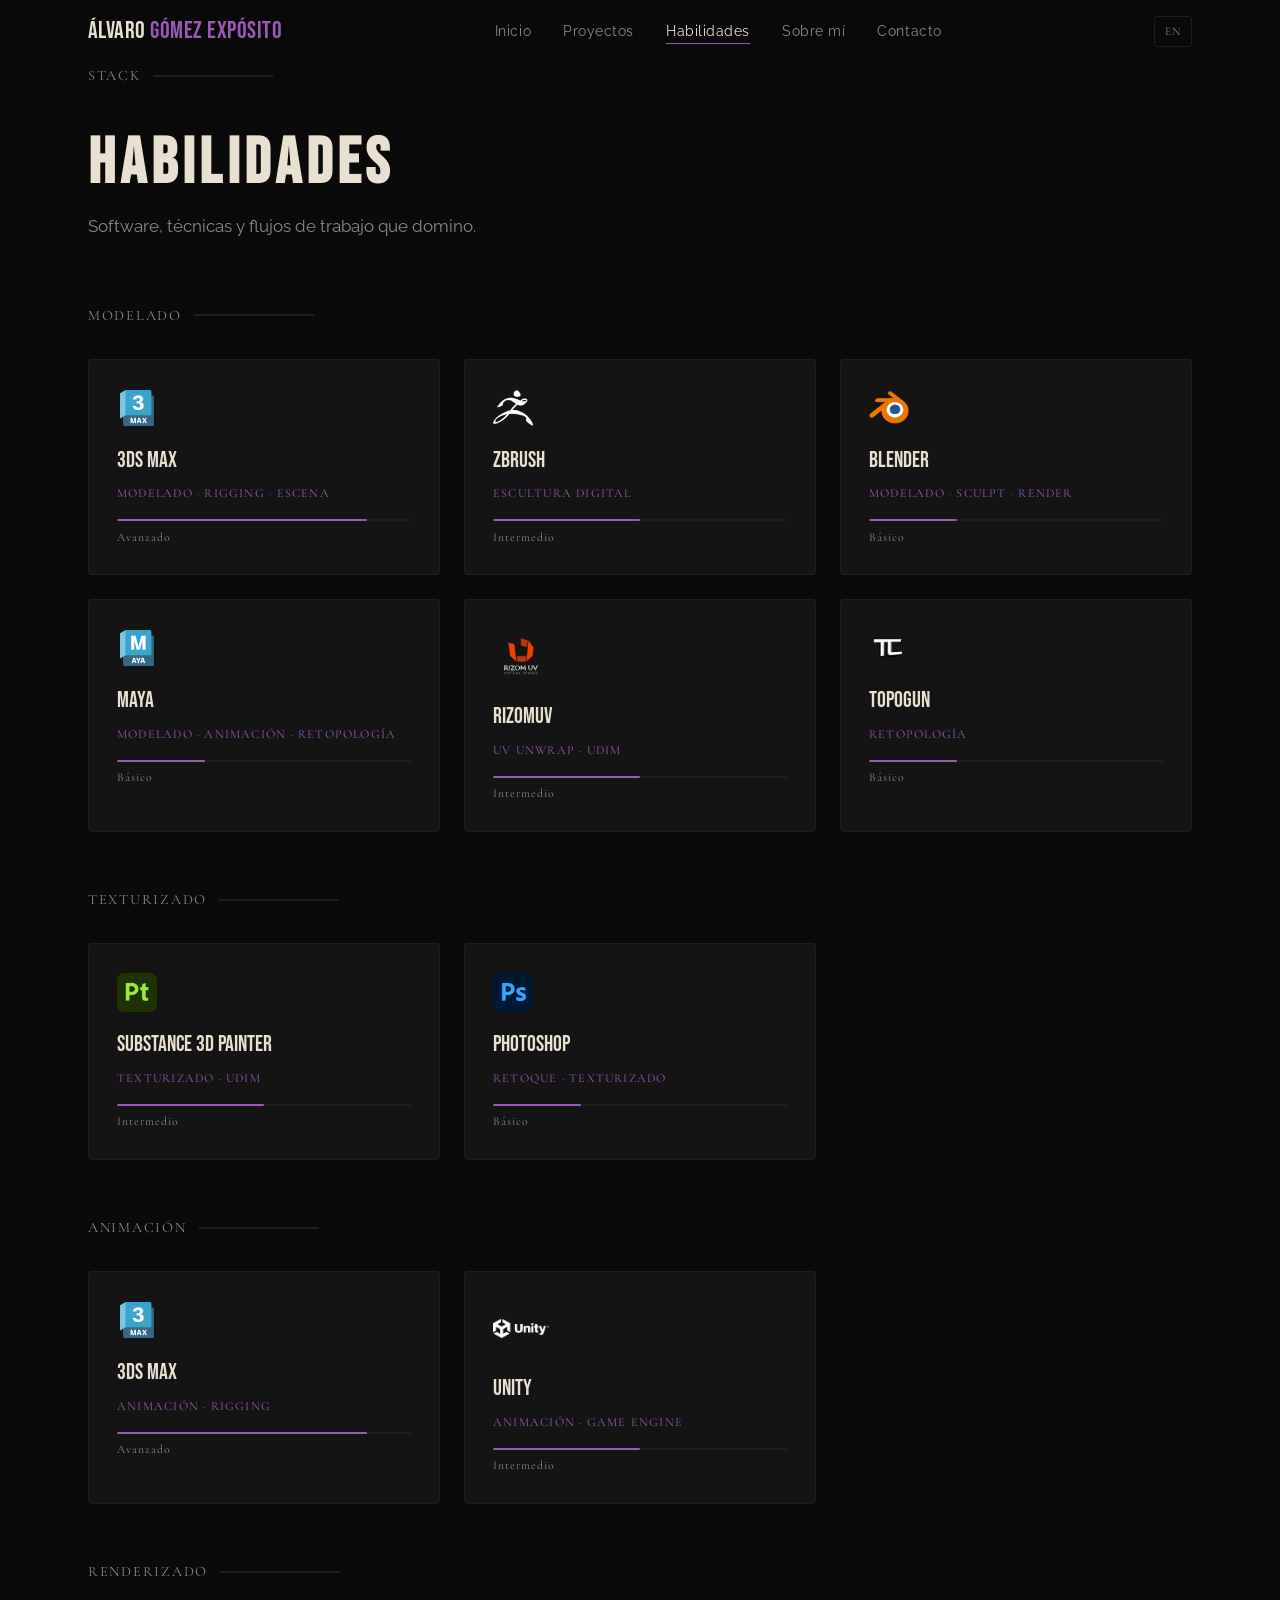
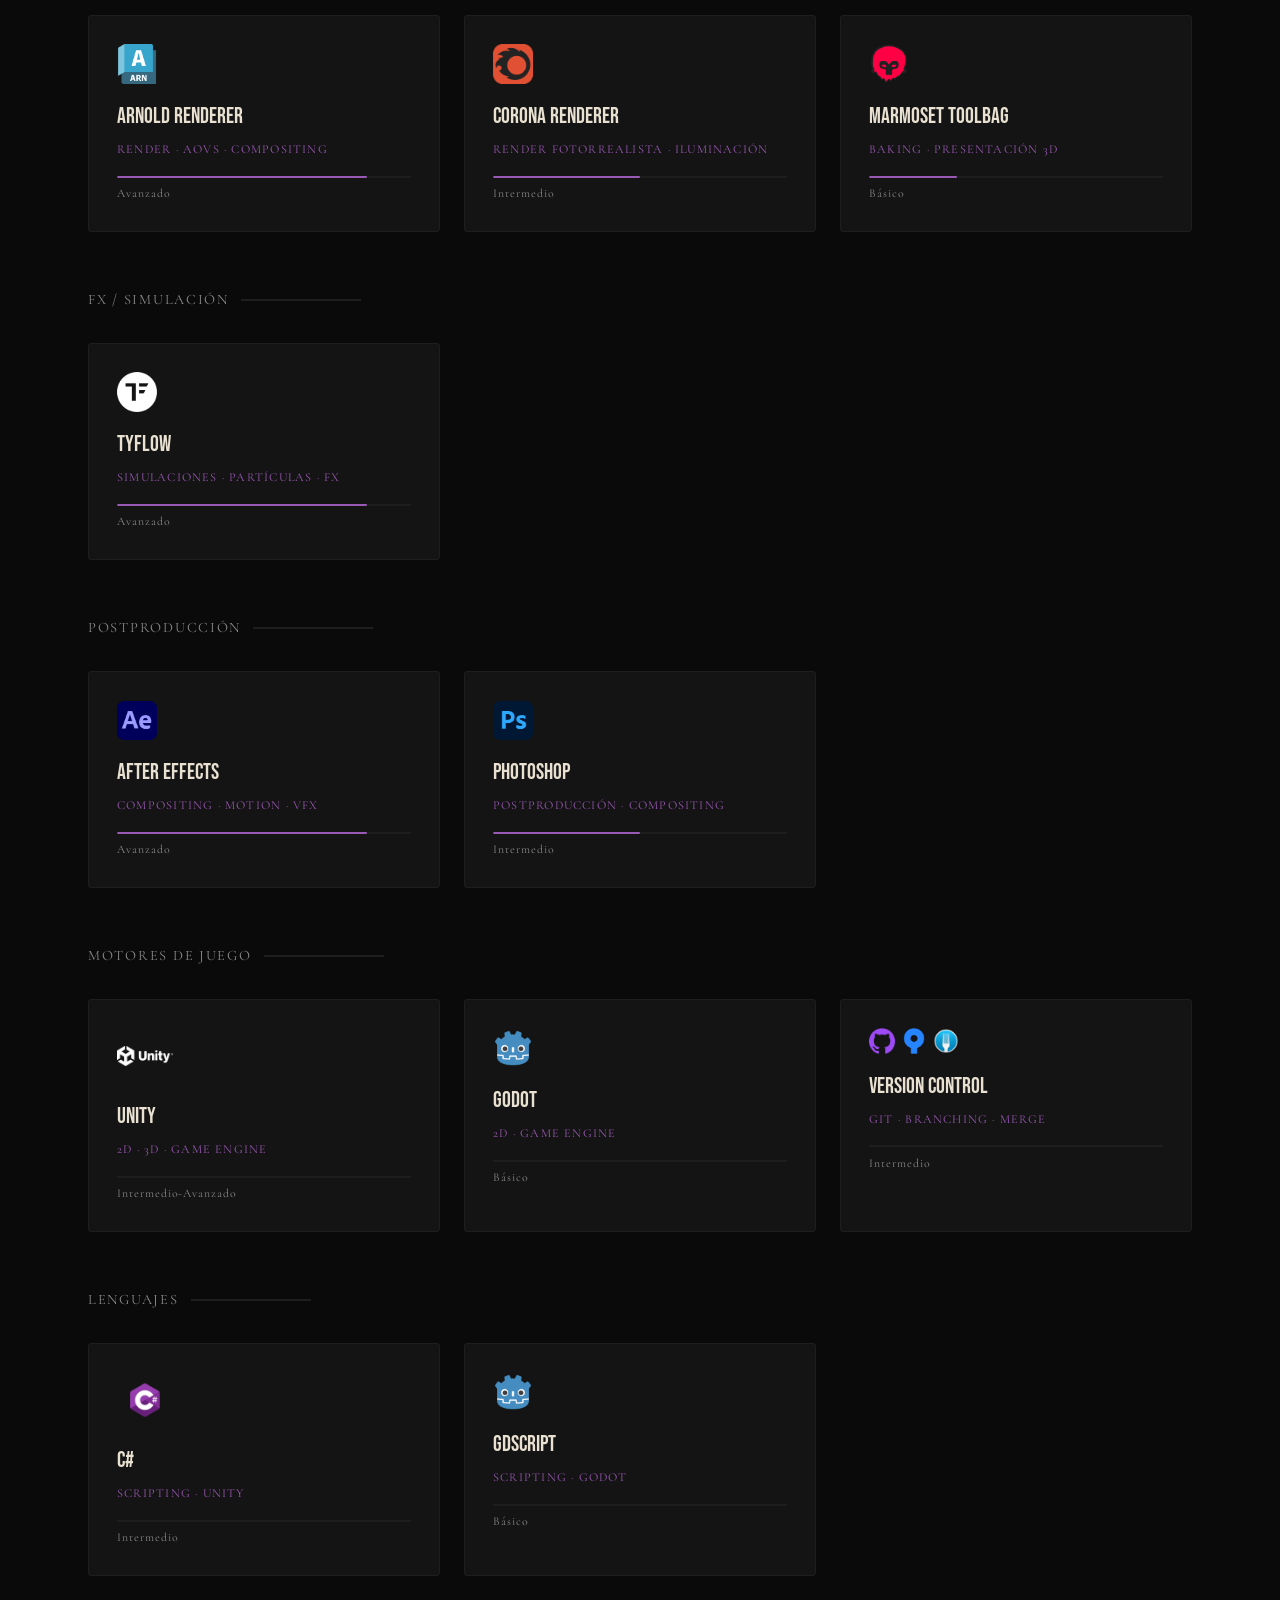
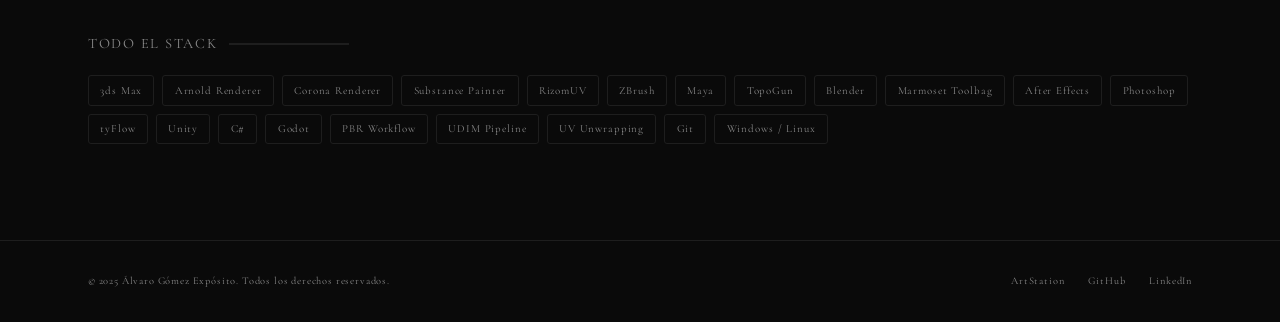
<file: skills.html>
<!DOCTYPE html>
<html lang="es">
<head>
  <meta charset="UTF-8">
  <meta name="viewport" content="width=device-width, initial-scale=1.0">
  <title>Habilidades — Álvaro Gómez Expósito</title>
  <meta name="description" content="Software, técnicas y flujos de trabajo de Álvaro Gómez Expósito: 3ds Max, Corona, Substance Painter, Godot y más.">
  <link rel="preconnect" href="https://fonts.googleapis.com">
  <link rel="preconnect" href="https://fonts.gstatic.com" crossorigin>
  <link href="https://fonts.googleapis.com/css2?family=Bebas+Neue&family=Cormorant+Garamond:ital,wght@0,300;0,400;1,300;1,400&family=Raleway:wght@300;400;500&display=swap" rel="stylesheet">
  <link rel="stylesheet" href="css/style.css">
  <style>
    :root {
      --accent:     #9b59b6;
      --accent-dim: rgba(155,89,182,0.15);
    }
  </style>
  <script defer src="https://cloud.umami.is/script.js" data-website-id="84b20424-426c-4b66-8ffb-ea98c5c36936"></script>
</head>
<body>

  <div id="nav-placeholder"></div>

  <main class="page skills-page">
    <div class="container">

      <div class="skills-page__header">
        <div class="section-eyebrow">
          <span class="t-label" data-i18n="skills.eyebrow">Stack</span>
        </div>
        <h1 class="t-h1 fade-up" data-i18n="skills.title">Habilidades</h1>
        <p class="fade-up delay-1" style="color:var(--muted);margin-top:.75rem;font-size:1.05rem;" data-i18n="skills.sub">
          Software, técnicas y flujos de trabajo que domino.
        </p>
      </div>

      <!-- Modelado -->
      <div style="margin-bottom:3.5rem;">
        <div class="section-eyebrow" style="margin-bottom:1.5rem;">
          <span class="t-label" data-i18n="skills.sec.modeling">Modelado</span>
        </div>
        <div class="skills-grid">

          <div class="skill-card fade-up">
            <div class="skill-card__icon"><img src="assets/img/logos/3ds-max-logo.png" alt="3ds Max"></div>
            <div class="skill-card__name">3ds Max</div>
            <div class="skill-card__cat" data-i18n="skill.cat.3dsmax.mod">Modelado · Rigging · Escena</div>
            <div class="skill-bar"><div class="skill-bar__fill" style="width:85%"></div></div>
            <div class="skill-level" data-i18n="skill.level.avanzado">Avanzado</div>
          </div>

          <div class="skill-card fade-up delay-1">
            <div class="skill-card__icon"><img src="assets/img/logos/zbrush_icon.webp" alt="ZBrush" class="logo-white"></div>
            <div class="skill-card__name">ZBrush</div>
            <div class="skill-card__cat" data-i18n="skill.cat.zbrush">Escultura digital</div>
            <div class="skill-bar"><div class="skill-bar__fill" style="width:50%"></div></div>
            <div class="skill-level" data-i18n="skill.level.intermedio">Intermedio</div>
          </div>

          <div class="skill-card fade-up delay-2">
            <div class="skill-card__icon"><img src="assets/img/logos/Blender_logo.png" alt="Blender"></div>
            <div class="skill-card__name">Blender</div>
            <div class="skill-card__cat" data-i18n="skill.cat.blender">Modelado · Sculpt · Render</div>
            <div class="skill-bar"><div class="skill-bar__fill" style="width:30%"></div></div>
            <div class="skill-level" data-i18n="skill.level.basico">Básico</div>
          </div>

          <div class="skill-card fade-up">
            <div class="skill-card__icon"><img src="assets/img/logos/maya-logo.png" alt="Maya"></div>
            <div class="skill-card__name">Maya</div>
            <div class="skill-card__cat" data-i18n="skill.cat.maya">Modelado · Animación · Retopología</div>
            <div class="skill-bar"><div class="skill-bar__fill" style="width:30%"></div></div>
            <div class="skill-level" data-i18n="skill.level.basico">Básico</div>
          </div>

          <div class="skill-card fade-up delay-1">
            <div class="skill-card__icon"><img src="assets/img/logos/rizumUV.png" alt="RizomUV" class="logo-lg"></div>
            <div class="skill-card__name">RizomUV</div>
            <div class="skill-card__cat" data-i18n="skill.cat.rizom">UV Unwrap · UDIM</div>
            <div class="skill-bar"><div class="skill-bar__fill" style="width:50%"></div></div>
            <div class="skill-level" data-i18n="skill.level.intermedio">Intermedio</div>
          </div>

          <div class="skill-card fade-up delay-2">
            <div class="skill-card__icon"><img src="assets/img/logos/topogun_logo.png" alt="TopoGun"></div>
            <div class="skill-card__name">TopoGun</div>
            <div class="skill-card__cat" data-i18n="skill.cat.topogun">Retopología</div>
            <div class="skill-bar"><div class="skill-bar__fill" style="width:30%"></div></div>
            <div class="skill-level" data-i18n="skill.level.basico">Básico</div>
          </div>

        </div>
      </div>

      <!-- Texturizado -->
      <div style="margin-bottom:3.5rem;">
        <div class="section-eyebrow" style="margin-bottom:1.5rem;">
          <span class="t-label" data-i18n="skills.sec.texturing">Texturizado</span>
        </div>
        <div class="skills-grid">

          <div class="skill-card fade-up">
            <div class="skill-card__icon"><img src="assets/img/logos/adobe-substance-3d-painterlogo.webp" alt="Substance 3D Painter"></div>
            <div class="skill-card__name">Substance 3D Painter</div>
            <div class="skill-card__cat" data-i18n="skill.cat.substance">Texturizado · UDIM</div>
            <div class="skill-bar"><div class="skill-bar__fill" style="width:50%"></div></div>
            <div class="skill-level" data-i18n="skill.level.intermedio">Intermedio</div>
          </div>

          <div class="skill-card fade-up delay-1">
            <div class="skill-card__icon"><img src="assets/img/logos/PhotoshopLogo.png" alt="Photoshop"></div>
            <div class="skill-card__name">Photoshop</div>
            <div class="skill-card__cat" data-i18n="skill.cat.ps.mod">Retoque · Texturizado</div>
            <div class="skill-bar"><div class="skill-bar__fill" style="width:30%"></div></div>
            <div class="skill-level" data-i18n="skill.level.basico">Básico</div>
          </div>

        </div>
      </div>

      <!-- Animación -->
      <div style="margin-bottom:3.5rem;">
        <div class="section-eyebrow" style="margin-bottom:1.5rem;">
          <span class="t-label" data-i18n="skills.sec.animation">Animación</span>
        </div>
        <div class="skills-grid">

          <div class="skill-card fade-up">
            <div class="skill-card__icon"><img src="assets/img/logos/3ds-max-logo.png" alt="3ds Max"></div>
            <div class="skill-card__name">3ds Max</div>
            <div class="skill-card__cat" data-i18n="skill.cat.3dsmax.anim">Animación · Rigging</div>
            <div class="skill-bar"><div class="skill-bar__fill" style="width:85%"></div></div>
            <div class="skill-level" data-i18n="skill.level.avanzado">Avanzado</div>
          </div>

          <div class="skill-card fade-up delay-1">
            <div class="skill-card__icon"><img src="assets/img/logos/Unity_Logo.png" alt="Unity" class="logo-white logo-lg"></div>
            <div class="skill-card__name">Unity</div>
            <div class="skill-card__cat" data-i18n="skill.cat.unity.anim">Animación · Game Engine</div>
            <div class="skill-bar"><div class="skill-bar__fill" style="width:50%"></div></div>
            <div class="skill-level" data-i18n="skill.level.intermedio">Intermedio</div>
          </div>

        </div>
      </div>

      <!-- Renderizado -->
      <div style="margin-bottom:3.5rem;">
        <div class="section-eyebrow" style="margin-bottom:1.5rem;">
          <span class="t-label" data-i18n="skills.sec.rendering">Renderizado</span>
        </div>
        <div class="skills-grid">

          <div class="skill-card fade-up">
            <div class="skill-card__icon"><img src="assets/img/logos/autodesk-arnold.png" alt="Arnold Renderer"></div>
            <div class="skill-card__name">Arnold Renderer</div>
            <div class="skill-card__cat" data-i18n="skill.cat.arnold">Render · AOVs · Compositing</div>
            <div class="skill-bar"><div class="skill-bar__fill" style="width:85%"></div></div>
            <div class="skill-level" data-i18n="skill.level.avanzado">Avanzado</div>
          </div>

          <div class="skill-card fade-up delay-1">
            <div class="skill-card__icon"><img src="assets/img/logos/corona-render-logo.png" alt="Corona Renderer"></div>
            <div class="skill-card__name">Corona Renderer</div>
            <div class="skill-card__cat" data-i18n="skill.cat.corona">Render fotorrealista · Iluminación</div>
            <div class="skill-bar"><div class="skill-bar__fill" style="width:50%"></div></div>
            <div class="skill-level" data-i18n="skill.level.intermedio">Intermedio</div>
          </div>

          <div class="skill-card fade-up delay-2">
            <div class="skill-card__icon"><img src="assets/img/logos/marmoset.png" alt="Marmoset Toolbag"></div>
            <div class="skill-card__name">Marmoset Toolbag</div>
            <div class="skill-card__cat" data-i18n="skill.cat.marmoset">Baking · Presentación 3D</div>
            <div class="skill-bar"><div class="skill-bar__fill" style="width:30%"></div></div>
            <div class="skill-level" data-i18n="skill.level.basico">Básico</div>
          </div>

        </div>
      </div>

      <!-- FX / Simulación -->
      <div style="margin-bottom:3.5rem;">
        <div class="section-eyebrow" style="margin-bottom:1.5rem;">
          <span class="t-label" data-i18n="skills.sec.fx">FX / Simulación</span>
        </div>
        <div class="skills-grid">

          <div class="skill-card fade-up">
            <div class="skill-card__icon"><img src="assets/img/logos/tyflow_icon.png" alt="tyFlow" class="logo-white"></div>
            <div class="skill-card__name">tyFlow</div>
            <div class="skill-card__cat" data-i18n="skill.cat.tyflow">Simulaciones · Partículas · FX</div>
            <div class="skill-bar"><div class="skill-bar__fill" style="width:85%"></div></div>
            <div class="skill-level" data-i18n="skill.level.avanzado">Avanzado</div>
          </div>

        </div>
      </div>

      <!-- Postproducción -->
      <div style="margin-bottom:3.5rem;">
        <div class="section-eyebrow" style="margin-bottom:1.5rem;">
          <span class="t-label" data-i18n="skills.sec.postprod">Postproducción</span>
        </div>
        <div class="skills-grid">

          <div class="skill-card fade-up">
            <div class="skill-card__icon"><img src="assets/img/logos/Adobe_After_Effects.png" alt="After Effects"></div>
            <div class="skill-card__name">After Effects</div>
            <div class="skill-card__cat" data-i18n="skill.cat.ae">Compositing · Motion · VFX</div>
            <div class="skill-bar"><div class="skill-bar__fill" style="width:85%"></div></div>
            <div class="skill-level" data-i18n="skill.level.avanzado">Avanzado</div>
          </div>

          <div class="skill-card fade-up delay-1">
            <div class="skill-card__icon"><img src="assets/img/logos/PhotoshopLogo.png" alt="Photoshop"></div>
            <div class="skill-card__name">Photoshop</div>
            <div class="skill-card__cat" data-i18n="skill.cat.ps.post">Postproducción · Compositing</div>
            <div class="skill-bar"><div class="skill-bar__fill" style="width:50%"></div></div>
            <div class="skill-level" data-i18n="skill.level.intermedio">Intermedio</div>
          </div>

        </div>
      </div>

      <!-- Motores de Juego -->
      <div style="margin-bottom:3.5rem;">
        <div class="section-eyebrow" style="margin-bottom:1.5rem;">
          <span class="t-label" data-i18n="skills.sec.gameengines">Motores de Juego</span>
        </div>
        <div class="skills-grid">

          <div class="skill-card fade-up">
            <div class="skill-card__icon"><img src="assets/img/logos/Unity_Logo.png" alt="Unity" class="logo-white logo-lg"></div>
            <div class="skill-card__name">Unity</div>
            <div class="skill-card__cat" data-i18n="skill.cat.unity.game">2D · 3D · Game Engine</div>
            <div class="skill-bar"><div class="skill-bar__fill" style="width:60%"></div></div>
            <div class="skill-level" data-i18n="skill.level.inter.avz">Intermedio-Avanzado</div>
          </div>

          <div class="skill-card fade-up delay-1">
            <div class="skill-card__icon"><img src="assets/img/logos/Godot.png" alt="Godot"></div>
            <div class="skill-card__name">Godot</div>
            <div class="skill-card__cat" data-i18n="skill.cat.godot">2D · Game Engine</div>
            <div class="skill-bar"><div class="skill-bar__fill" style="width:30%"></div></div>
            <div class="skill-level" data-i18n="skill.level.basico">Básico</div>
          </div>

          <div class="skill-card fade-up delay-2">
            <div class="skill-card__icon" style="display:flex;align-items:center;gap:.4rem;">
              <img src="assets/img/logos/Github_logo.png" alt="GitHub" style="width:1.6rem;height:1.6rem;object-fit:contain;filter:brightness(0) saturate(100%) invert(32%) sepia(80%) saturate(1500%) hue-rotate(248deg) brightness(96%);">
              <img src="assets/img/logos/sourcetree_logo.webp" alt="SourceTree" style="width:1.6rem;height:1.6rem;object-fit:contain;">
              <img src="assets/img/logos/Fork_logo.png" alt="Fork" style="width:1.6rem;height:1.6rem;object-fit:contain;">
            </div>
            <div class="skill-card__name">Version Control</div>
            <div class="skill-card__cat" data-i18n="skill.cat.versioncontrol">Git · Branching · Merge</div>
            <div class="skill-bar"><div class="skill-bar__fill" style="width:50%"></div></div>
            <div class="skill-level" data-i18n="skill.level.intermedio">Intermedio</div>
          </div>

        </div>
      </div>

      <!-- Lenguajes -->
      <div style="margin-bottom:3.5rem;">
        <div class="section-eyebrow" style="margin-bottom:1.5rem;">
          <span class="t-label" data-i18n="skills.sec.languages">Lenguajes</span>
        </div>
        <div class="skills-grid">

          <div class="skill-card fade-up">
            <div class="skill-card__icon"><img src="assets/img/logos/Csharp_Logo.png" alt="C#" class="logo-lg"></div>
            <div class="skill-card__name">C#</div>
            <div class="skill-card__cat" data-i18n="skill.cat.csharp">Scripting · Unity</div>
            <div class="skill-bar"><div class="skill-bar__fill" style="width:50%"></div></div>
            <div class="skill-level" data-i18n="skill.level.intermedio">Intermedio</div>
          </div>

          <div class="skill-card fade-up delay-1">
            <div class="skill-card__icon"><img src="assets/img/logos/Godot.png" alt="GDScript"></div>
            <div class="skill-card__name">GDScript</div>
            <div class="skill-card__cat" data-i18n="skill.cat.gdscript">Scripting · Godot</div>
            <div class="skill-bar"><div class="skill-bar__fill" style="width:30%"></div></div>
            <div class="skill-level" data-i18n="skill.level.basico">Básico</div>
          </div>

        </div>
      </div>

      <!-- Todo el stack -->
      <div>
        <div class="section-eyebrow" style="margin-bottom:1.25rem;">
          <span class="t-label" data-i18n="skills.sec.stack">Todo el stack</span>
        </div>
        <div class="software-list fade-up">
          <span class="sw-tag">3ds Max</span>
          <span class="sw-tag">Arnold Renderer</span>
          <span class="sw-tag">Corona Renderer</span>
          <span class="sw-tag">Substance Painter</span>
          <span class="sw-tag">RizomUV</span>
          <span class="sw-tag">ZBrush</span>
          <span class="sw-tag">Maya</span>
          <span class="sw-tag">TopoGun</span>
          <span class="sw-tag">Blender</span>
          <span class="sw-tag">Marmoset Toolbag</span>
          <span class="sw-tag">After Effects</span>
          <span class="sw-tag">Photoshop</span>
          <span class="sw-tag">tyFlow</span>
          <span class="sw-tag">Unity</span>
          <span class="sw-tag">C#</span>
          <span class="sw-tag">Godot</span>
          <span class="sw-tag">PBR Workflow</span>
          <span class="sw-tag">UDIM Pipeline</span>
          <span class="sw-tag">UV Unwrapping</span>
          <span class="sw-tag">Git</span>
          <span class="sw-tag">Windows / Linux</span>
        </div>
      </div>

    </div>
  </main>

  <div id="footer-placeholder"></div>

  <script src="js/layout.js"></script>
  <script src="js/main.js"></script>
</body>
</html>
</file>
<file: css/style.css>
/* ============================================================
   TOKENS
   ============================================================ */
:root {
  --bg:        #0a0a0a;
  --bg-card:   #141414;
  --bg-line:   #1e1e1e;
  --text:      #e8e0d0;
  --muted:     #888888;
  --accent:    #b8955a;
  --accent-dim: rgba(184,149,90,0.15);

  --font-display: 'Bebas Neue', sans-serif;
  --font-body:    'Raleway', sans-serif;
  --font-mono:    'Cormorant Garamond', serif;

  --nav-h: 64px;
  --max-w: 1200px;
  --radius: 3px;

  --ease: cubic-bezier(0.25, 0.46, 0.45, 0.94);
  --dur: 0.3s;
}

/* ============================================================
   RESET & BASE
   ============================================================ */
*, *::before, *::after { box-sizing: border-box; margin: 0; padding: 0; }

html { scroll-behavior: smooth; font-size: 16px; }

body {
  background: var(--bg);
  color: var(--text);
  font-family: var(--font-body);
  line-height: 1.6;
  -webkit-font-smoothing: antialiased;
}

img, video { max-width: 100%; display: block; }
a { color: inherit; text-decoration: none; }
button { cursor: pointer; border: none; background: none; font: inherit; color: inherit; }
ul { list-style: none; }

/* ============================================================
   SCROLLBAR
   ============================================================ */
::-webkit-scrollbar { width: 6px; }
::-webkit-scrollbar-track { background: var(--bg); }
::-webkit-scrollbar-thumb { background: var(--bg-line); border-radius: 3px; }
::-webkit-scrollbar-thumb:hover { background: var(--muted); }

/* ============================================================
   TYPOGRAPHY SCALE
   ============================================================ */
.t-display {
  font-family: var(--font-display);
  font-size: clamp(3.5rem, 7vw, 6.5rem);
  line-height: 1.08;
  letter-spacing: 0.08em;
}
.t-h1 {
  font-family: var(--font-display);
  font-size: clamp(2.2rem, 5vw, 4rem);
  line-height: 1.15;
  letter-spacing: 0.08em;
}
.t-h2 {
  font-family: var(--font-display);
  font-size: clamp(2rem, 3.5vw, 3rem);
  line-height: 1.2;
  letter-spacing: 0.08em;
}
.t-label {
  font-family: var(--font-mono);
  font-size: 0.9rem;
  letter-spacing: 0.12em;
  text-transform: uppercase;
  color: var(--muted);
}
.t-accent { color: var(--accent); }

/* ============================================================
   LAYOUT UTILS
   ============================================================ */
.container {
  max-width: var(--max-w);
  margin: 0 auto;
  padding: 0 clamp(1.25rem, 4vw, 3rem);
}
.sr-only {
  position: absolute; width: 1px; height: 1px;
  overflow: hidden; clip: rect(0,0,0,0); white-space: nowrap;
}

/* ============================================================
   NAVIGATION
   ============================================================ */
.nav {
  position: fixed;
  top: 0; left: 0; right: 0;
  height: var(--nav-h);
  z-index: 100;
  display: flex;
  align-items: center;
  background: rgba(10,10,10,0.88);
  backdrop-filter: blur(12px);
  border-bottom: 1px solid var(--bg-line);
  transition: border-color var(--dur) var(--ease);
}
.nav__inner {
  display: flex;
  align-items: center;
  justify-content: space-between;
  width: 100%;
  max-width: var(--max-w);
  margin: 0 auto;
  padding: 0 clamp(1.25rem, 4vw, 3rem);
}
.nav__logo {
  font-family: var(--font-display);
  font-size: 1.5rem;
  letter-spacing: 0.02em;
}
.nav__logo span { color: var(--accent); }

.nav__links {
  display: flex;
  gap: 2rem;
  align-items: center;
}
.nav__links a {
  font-size: 0.85rem;
  letter-spacing: 0.04em;
  color: var(--muted);
  transition: color var(--dur) var(--ease);
  position: relative;
}
.nav__links a::after {
  content: '';
  position: absolute;
  bottom: -2px; left: 0; right: 0;
  height: 1px;
  background: var(--accent);
  transform: scaleX(0);
  transform-origin: left;
  transition: transform var(--dur) var(--ease);
}
.nav__links a:hover,
.nav__links a.active { color: var(--text); }
.nav__links a:hover::after,
.nav__links a.active::after { transform: scaleX(1); }

.nav__lang {
  font-family: var(--font-mono);
  font-size: 0.72rem;
  letter-spacing: 0.1em;
  color: var(--muted);
  border: 1px solid var(--bg-line);
  padding: 0.3rem 0.6rem;
  border-radius: var(--radius);
  transition: color var(--dur), border-color var(--dur);
}
.nav__lang:hover { color: var(--text); border-color: var(--accent); }

.nav__controls {
  display: flex;
  align-items: center;
  gap: 1rem;
}

.nav__burger {
  display: none;
  flex-direction: column;
  gap: 5px;
  padding: 4px;
}
.nav__burger span {
  display: block;
  width: 22px;
  height: 1.5px;
  background: var(--text);
  transition: transform var(--dur), opacity var(--dur);
}
.nav__burger.open span:nth-child(1) { transform: translateY(6.5px) rotate(45deg); }
.nav__burger.open span:nth-child(2) { opacity: 0; }
.nav__burger.open span:nth-child(3) { transform: translateY(-6.5px) rotate(-45deg); }

/* Mobile menu */
.nav__mobile {
  display: none;
  position: fixed;
  top: var(--nav-h);
  left: 0; right: 0;
  background: rgba(10,10,10,0.97);
  backdrop-filter: blur(20px);
  border-bottom: 1px solid var(--bg-line);
  padding: 2rem clamp(1.25rem, 4vw, 3rem);
  flex-direction: column;
  gap: 1.5rem;
  z-index: 99;
}
.nav__mobile.open { display: flex; }
.nav__mobile a {
  font-size: 1.1rem;
  color: var(--muted);
  transition: color var(--dur);
}
.nav__mobile a:hover, .nav__mobile a.active { color: var(--text); }

/* ============================================================
   PAGE WRAPPER
   ============================================================ */
.page {
  padding-top: var(--nav-h);
  min-height: 100vh;
}

/* ============================================================
   SECTION LABELS (eyebrow)
   ============================================================ */
.section-eyebrow {
  display: flex;
  align-items: center;
  gap: 0.75rem;
  margin-bottom: 2.5rem;
}
.section-eyebrow::after {
  content: '';
  flex: 1;
  height: 2px;
  background: var(--bg-line);
  max-width: 120px;
}

/* ============================================================
   BUTTONS
   ============================================================ */
.btn {
  display: inline-flex;
  align-items: center;
  gap: 0.5rem;
  font-size: 0.82rem;
  letter-spacing: 0.08em;
  font-family: var(--font-mono);
  padding: 0.7rem 1.4rem;
  border-radius: var(--radius);
  transition: all var(--dur) var(--ease);
}
.btn--primary {
  background: var(--accent);
  color: #0a0a0a;
  font-weight: 600;
}
.btn--primary:hover {
  background: #caa96e;
  transform: translateY(-1px);
}
.btn--outline {
  border: 1px solid var(--bg-line);
  color: var(--muted);
}
.btn--outline:hover {
  border-color: var(--accent);
  color: var(--text);
}

/* ============================================================
   HERO (index)
   ============================================================ */
.hero {
  min-height: calc(100vh - var(--nav-h));
  display: flex;
  align-items: center;
  position: relative;
  overflow: hidden;
}
.hero::before {
  content: '';
  position: absolute;
  top: -20%; right: -10%;
  width: 60vw; height: 60vw;
  background: radial-gradient(ellipse at center, rgba(184,149,90,0.05) 0%, transparent 70%);
  pointer-events: none;
}
.hero__inner {
  display: grid;
  grid-template-columns: 1fr 1fr;
  gap: 4rem;
  align-items: center;
  width: 100%;
  padding: 4rem 0;
}
.hero__tag {
  font-family: var(--font-mono);
  font-size: 0.9rem;
  letter-spacing: 0.15em;
  text-transform: uppercase;
  color: var(--accent);
  margin-bottom: 1.25rem;
  display: flex;
  align-items: center;
  gap: 0.75rem;
}
.hero__tag::before,
.hero__tag::after {
  content: '';
  display: block;
  width: 36px;
  height: 1px;
  background: var(--accent);
}
.hero__title {
  font-family: var(--font-display);
  font-size: clamp(3.5rem, 7vw, 7rem);
  line-height: 1.06;
  letter-spacing: 0.08em;
  margin-bottom: 1.5rem;
}
.hero__title em {
  font-style: normal;
  color: var(--accent);
}
.hero__subtitle {
  color: var(--muted);
  font-size: 1.1rem;
  max-width: 42ch;
  line-height: 1.7;
  margin-bottom: 2.5rem;
}
.hero__cta {
  display: flex;
  gap: 1rem;
  flex-wrap: wrap;
}
.hero__visual {
  position: relative;
}
.hero__img-wrap {
  aspect-ratio: 4/5;
  background: var(--bg-card);
  border: 1px solid var(--bg-line);
  border-radius: var(--radius);
  overflow: hidden;
  position: relative;
}
.hero__img-wrap img {
  width: 100%; height: 100%;
  object-fit: cover;
  transition: transform 0.6s var(--ease);
}
.hero__img-wrap:hover img { transform: scale(1.03); }
.hero__img-caption {
  position: absolute;
  bottom: 0; left: 0; right: 0;
  padding: 1.5rem;
  background: linear-gradient(to top, rgba(10,10,10,0.9), transparent);
  font-family: var(--font-mono);
  font-size: 0.65rem;
  letter-spacing: 0.1em;
  text-transform: uppercase;
  color: var(--muted);
}

/* ── Hero Slideshow ─────────────────────────────────────────── */
.hero__slideshow { display: block; }

.hero__slide {
  position: absolute;
  inset: 0;
  opacity: 0;
  transition: opacity 0.8s var(--ease);
}
.hero__slide--active { opacity: 1; }

.hero__slide > img {
  width: 100%; height: 100%;
  object-fit: cover;
}

.hero__slide-blur {
  position: absolute;
  inset: 0;
  background-size: cover;
  background-position: center;
  filter: blur(18px) brightness(0.35);
  transform: scale(1.08);
}

.hero__slideshow:hover .hero__slide--active > img { transform: scale(1.03); }

.hero__slide-caption {
  position: absolute;
  bottom: 0; left: 0; right: 0;
  padding: 1.25rem 1.5rem 1.5rem;
  background: linear-gradient(to top, rgba(10,10,10,0.92) 0%, transparent 100%);
  display: flex;
  align-items: flex-end;
  justify-content: space-between;
  gap: 1rem;
  z-index: 2;
}
.hero__slide-caption__cat {
  font-family: var(--font-mono);
  font-size: 1rem;
  letter-spacing: 0.12em;
  text-transform: uppercase;
  color: var(--accent);
  margin-bottom: 0.3rem;
}
.hero__slide-caption__name {
  font-family: var(--font-display);
  font-size: 2rem;
  letter-spacing: 0.04em;
  color: var(--text);
}

.hero__slide-dots {
  display: flex;
  gap: 0.4rem;
  align-items: center;
  flex-shrink: 0;
}
.hero__slide-dot {
  width: 6px; height: 6px;
  border-radius: 50%;
  background: rgba(232,224,208,0.25);
  cursor: pointer;
  transition: background var(--dur), transform var(--dur);
  display: block;
}
.hero__slide-dot--active {
  background: var(--accent);
  transform: scale(1.4);
}

.hero__slide-bar {
  position: absolute;
  bottom: 0; left: 0; right: 0;
  height: 2px;
  background: rgba(255,255,255,0.08);
  z-index: 3;
}
.hero__slide-bar__fill {
  height: 100%;
  width: 0%;
  background: var(--accent);
}

/* Stats strip */
.hero__stats {
  display: flex;
  gap: 2.5rem;
  margin-top: 3rem;
  padding-top: 2rem;
  border-top: 1px solid var(--bg-line);
}
.hero__stat-num {
  font-family: var(--font-display);
  font-size: 2rem;
  color: var(--text);
  line-height: 1;
}
.hero__stat-label {
  font-family: var(--font-mono);
  font-size: 0.65rem;
  letter-spacing: 0.1em;
  text-transform: uppercase;
  color: var(--muted);
  margin-top: 0.25rem;
}

/* ============================================================
   RECENT WORK STRIP (on index)
   ============================================================ */
.recent {
  padding: 5rem 0;
  border-top: 1px solid var(--bg-line);
}
.recent__grid {
  display: grid;
  grid-template-columns: repeat(3, 1fr);
  gap: 1px;
  background: var(--bg-line);
  border: 1px solid var(--bg-line);
  border-radius: var(--radius);
  overflow: hidden;
  margin-top: 2rem;
}
.recent__item {
  background: var(--bg);
  aspect-ratio: 16/9;
  overflow: hidden;
  position: relative;
}
.recent__item img {
  width: 100%; height: 100%;
  object-fit: cover;
  transition: transform 0.5s var(--ease);
}
.recent__item:hover img { transform: scale(1.06); }
.recent__item__overlay {
  position: absolute;
  inset: 0;
  background: linear-gradient(to top, rgba(10,10,10,0.85) 0%, transparent 50%);
  opacity: 0;
  transition: opacity var(--dur) var(--ease);
  display: flex;
  align-items: flex-end;
  padding: 1rem;
}
.recent__item:hover .recent__item__overlay { opacity: 1; }
.recent__item__name {
  font-family: var(--font-display);
  font-size: 1rem;
}
.recent__item__cat {
  font-family: var(--font-mono);
  font-size: 0.62rem;
  letter-spacing: 0.1em;
  color: var(--accent);
  text-transform: uppercase;
  margin-bottom: 0.2rem;
}

/* ============================================================
   PROJECTS PAGE — cinematic list
   ============================================================ */
.projects-page { padding: 4rem 0 6rem; }
.projects-page__header { margin-bottom: 4rem; }

.filter-bar {
  display: flex;
  gap: 0.75rem;
  flex-wrap: wrap;
  margin-top: 1.5rem;
}
.filter-btn {
  font-family: 'Cormorant Garamond', serif;
  font-weight: 500;
  font-size: 1rem;
  letter-spacing: 0.1em;
  text-transform: uppercase;
  padding: 0.55rem 1.2rem;
  border: 1px solid var(--bg-line);
  border-radius: var(--radius);
  color: var(--muted);
  transition: all var(--dur) var(--ease);
}
.filter-btn:hover { color: var(--text); border-color: var(--muted); }
.filter-btn.active { color: var(--accent); border-color: var(--accent); background: var(--accent-dim); }

/* Cinematic project item */
.project-list { display: flex; flex-direction: column; gap: 2px; }

.project-item {
  position: relative;
  aspect-ratio: 21/9;
  overflow: hidden;
  background: var(--bg-card);
  border-radius: var(--radius);
  cursor: pointer;
}
@media (max-width: 768px) {
  .project-item { aspect-ratio: 16/9; }
}

.project-item__media {
  position: absolute;
  inset: 0;
  width: 100%; height: 100%;
  object-fit: cover;
  transition: transform 0.7s var(--ease), filter 0.5s var(--ease);
  filter: brightness(0.80);
}
.project-item:hover .project-item__media {
  transform: scale(1.04);
  filter: brightness(0.60);
}

.project-item__content {
  position: absolute;
  bottom: 0; left: 0; right: 0;
  padding: clamp(1.5rem, 3vw, 2.5rem);
  display: flex;
  align-items: flex-end;
  justify-content: space-between;
  gap: 1rem;
}
.project-item__left { max-width: 65%; }
.project-item__cat {
  font-family: var(--font-mono);
  font-size: 0.65rem;
  letter-spacing: 0.14em;
  text-transform: uppercase;
  color: var(--accent);
  margin-bottom: 0.5rem;
}
.project-item__title {
  font-family: var(--font-display);
  font-size: clamp(1.8rem, 4vw, 3rem);
  line-height: 1.1;
  position: relative;
  padding-left: 1rem;
  transition: padding-left var(--dur) var(--ease);
}
.project-item__title::before {
  content: '';
  position: absolute;
  left: 0; top: 0; bottom: 0;
  width: 2px;
  background: var(--accent);
  transform: scaleY(0);
  transform-origin: bottom;
  transition: transform 0.35s var(--ease);
}
.project-item:hover .project-item__title::before { transform: scaleY(1); }
.project-item__desc {
  font-size: 0.95rem;
  color: var(--muted);
  margin-top: 0.5rem;
  max-width: 55ch;
  opacity: 0;
  transform: translateY(8px);
  transition: opacity 0.35s var(--ease), transform 0.35s var(--ease);
}
.project-item:hover .project-item__desc {
  opacity: 1;
  transform: translateY(0);
}
.project-item__arrow {
  width: 44px; height: 44px;
  border: 1px solid rgba(255,255,255,0.2);
  border-radius: 50%;
  display: flex;
  align-items: center;
  justify-content: center;
  color: var(--text);
  font-size: 1.1rem;
  transition: all var(--dur) var(--ease);
  opacity: 0;
  transform: translateY(8px);
  flex-shrink: 0;
}
.project-item:hover .project-item__arrow {
  opacity: 1;
  transform: translateY(0);
  border-color: var(--accent);
  color: var(--accent);
}

/* ============================================================
   PROJECT MODAL (lightbox)
   ============================================================ */
.modal-overlay {
  position: fixed;
  inset: 0;
  background: rgba(5,5,5,0.95);
  z-index: 200;
  display: flex;
  align-items: center;
  justify-content: center;
  padding: 1.5rem;
  opacity: 0;
  pointer-events: none;
  transition: opacity 0.3s var(--ease);
  backdrop-filter: blur(8px);
}
.modal-overlay.open {
  opacity: 1;
  pointer-events: all;
}
.modal {
  background: var(--bg-card);
  border: 1px solid var(--bg-line);
  border-radius: var(--radius);
  max-width: 900px;
  width: 100%;
  max-height: 90vh;
  overflow-y: auto;
  transform: translateY(20px);
  transition: transform 0.3s var(--ease);
}
.modal-overlay.open .modal { transform: translateY(0); }
.modal__media {
  aspect-ratio: 16/9;
  background: var(--bg);
  overflow: hidden;
}
.modal__media img,
.modal__media video {
  width: 100%; height: 100%;
  object-fit: cover;
}
.modal__body { padding: 2rem; }
.modal__cat {
  font-family: var(--font-mono);
  font-size: 0.65rem;
  letter-spacing: 0.14em;
  text-transform: uppercase;
  color: var(--accent);
  margin-bottom: 0.5rem;
}
.modal__title {
  font-family: var(--font-display);
  font-size: 2.2rem;
  margin-bottom: 1rem;
}
.modal__desc { color: var(--muted); line-height: 1.75; margin-bottom: 1.5rem; font-size: 1rem; }
.modal__body-header {
  display: flex;
  align-items: center;
  justify-content: space-between;
  margin-bottom: 0.5rem;
}
.modal__lang {
  font-family: var(--font-mono);
  font-size: 0.72rem;
  letter-spacing: 0.1em;
  color: var(--muted);
  border: 1px solid var(--bg-line);
  padding: 0.3rem 0.65rem;
  border-radius: var(--radius);
  transition: color var(--dur), border-color var(--dur);
  flex-shrink: 0;
}
.modal__lang:hover { color: var(--text); border-color: var(--accent); }
.modal__tags { display: flex; gap: 0.5rem; flex-wrap: wrap; }
.modal__tag {
  font-family: var(--font-mono);
  font-size: 0.82rem;
  letter-spacing: 0.06em;
  padding: 0.35rem 0.75rem;
  border: 1px solid var(--bg-line);
  border-radius: var(--radius);
  color: var(--muted);
}
/* Fullscreen image viewer */
.img-fullscreen {
  position: fixed;
  inset: 0;
  background: rgba(0,0,0,0.96);
  z-index: 300;
  display: flex;
  align-items: center;
  justify-content: center;
  cursor: zoom-out;
  opacity: 0;
  pointer-events: none;
  transition: opacity 0.2s var(--ease);
}
.img-fullscreen.open {
  opacity: 1;
  pointer-events: all;
}
#fsMedia img {
  max-width: 95vw;
  max-height: 95vh;
  object-fit: contain;
  display: block;
  border-radius: var(--radius);
  cursor: zoom-out;
}
#fsMedia video {
  max-width: 95vw;
  max-height: 95vh;
  display: block;
  border-radius: var(--radius);
}
.modal__media img { cursor: zoom-in; }
.fs-prev,
.fs-next {
  position: absolute;
  top: 50%;
  transform: translateY(-50%);
  width: 52px; height: 52px;
  background: rgba(10,10,10,0.55);
  border: 1px solid rgba(255,255,255,0.15);
  border-radius: 50%;
  color: var(--text);
  font-size: 2.4rem;
  line-height: 1;
  display: flex;
  align-items: center;
  justify-content: center;
  cursor: pointer;
  z-index: 10;
  transition: all var(--dur) var(--ease);
}
.fs-prev { left: 1.5rem; }
.fs-next { right: 1.5rem; }
.fs-prev:hover,
.fs-next:hover {
  border-color: var(--accent);
  color: var(--accent);
  background: rgba(10,10,10,0.85);
}
.fs-counter {
  position: absolute;
  bottom: 1.5rem;
  right: 1.5rem;
  font-family: var(--font-mono);
  font-size: 0.72rem;
  letter-spacing: 0.1em;
  color: rgba(232,224,208,0.75);
  background: rgba(10,10,10,0.55);
  padding: 0.3rem 0.65rem;
  border-radius: var(--radius);
  pointer-events: none;
}

/* Gallery navigation inside modal */
.modal__media { position: relative; }
.gallery__prev,
.gallery__next {
  position: absolute;
  top: 50%;
  transform: translateY(-50%);
  width: 40px; height: 40px;
  background: rgba(10,10,10,0.65);
  border: 1px solid rgba(255,255,255,0.15);
  border-radius: 50%;
  color: var(--text);
  font-size: 1.8rem;
  line-height: 1;
  display: flex;
  align-items: center;
  justify-content: center;
  cursor: pointer;
  z-index: 10;
  transition: all var(--dur) var(--ease);
}
.gallery__prev { left: 0.75rem; }
.gallery__next { right: 0.75rem; }
.gallery__prev:hover,
.gallery__next:hover {
  border-color: var(--accent);
  color: var(--accent);
  background: rgba(10,10,10,0.9);
}
.gallery__counter {
  position: absolute;
  bottom: 0.6rem;
  right: 0.75rem;
  font-family: var(--font-mono);
  font-size: 0.6rem;
  letter-spacing: 0.1em;
  color: rgba(232,224,208,0.85);
  background: rgba(10,10,10,0.65);
  padding: 0.2rem 0.55rem;
  border-radius: var(--radius);
  pointer-events: none;
}
.gallery__download {
  position: absolute;
  bottom: 0.75rem;
  left: 50%;
  transform: translateX(-50%);
  display: flex;
  align-items: center;
  gap: 0.45rem;
  font-family: var(--font-mono);
  font-size: 0.62rem;
  letter-spacing: 0.1em;
  text-transform: uppercase;
  color: var(--text);
  background: rgba(10,10,10,0.72);
  border: 1px solid rgba(255,255,255,0.18);
  border-radius: var(--radius);
  padding: 0.35rem 0.9rem;
  z-index: 10;
  text-decoration: none;
  white-space: nowrap;
  backdrop-filter: blur(4px);
  transition: color var(--dur) var(--ease), border-color var(--dur) var(--ease), background var(--dur) var(--ease);
}
.gallery__download:hover {
  border-color: var(--accent);
  color: var(--accent);
  background: rgba(10,10,10,0.92);
}

.modal__close {
  position: absolute;
  top: 1.5rem; right: 1.5rem;
  width: 36px; height: 36px;
  display: flex; align-items: center; justify-content: center;
  border: 1px solid #3a4a5a;
  border-radius: 50%;
  color: #b0c4d8;
  font-size: 1rem;
  transition: all var(--dur);
  z-index: 10;
}
.modal__close:hover { border-color: var(--accent); color: var(--accent); }
.modal-overlay { position: fixed; }

/* ============================================================
   SKILLS PAGE
   ============================================================ */
.skills-page { padding: 4rem 0 6rem; }
.skills-page__header { margin-bottom: 4rem; }

.skills-grid {
  display: grid;
  grid-template-columns: repeat(auto-fill, minmax(280px, 1fr));
  gap: 1.5rem;
  margin-top: 2rem;
}
.skill-card {
  background: var(--bg-card);
  border: 1px solid var(--bg-line);
  border-radius: var(--radius);
  padding: 1.75rem;
  transition: border-color var(--dur) var(--ease);
}
.skill-card:hover { border-color: var(--accent); }
.skill-card__icon {
  font-size: 1.5rem;
  margin-bottom: 1rem;
  line-height: 1;
}
.skill-card__icon img {
  width: 2.5rem;
  height: 2.5rem;
  object-fit: contain;
}
.skill-card__icon img.logo-white {
  filter: brightness(0) invert(1);
}
.skill-card__icon img.logo-lg {
  width: 3.5rem;
  height: 3.5rem;
}
.skill-card__name {
  font-family: var(--font-display);
  font-size: 1.35rem;
  margin-bottom: 0.35rem;
}
.skill-card__cat {
  font-family: var(--font-mono);
  font-size: 0.76rem;
  letter-spacing: 0.1em;
  text-transform: uppercase;
  color: var(--accent);
  margin-bottom: 1rem;
}
.skill-bar {
  height: 2px;
  background: var(--bg-line);
  border-radius: 1px;
  margin-bottom: 0.4rem;
  overflow: hidden;
}
.skill-bar__fill {
  height: 100%;
  background: var(--accent);
  border-radius: 1px;
  transform: scaleX(0);
  transform-origin: left;
  transition: transform 0.8s var(--ease);
}
.skill-card:hover .skill-bar__fill,
.skill-bar__fill.animated { transform: scaleX(1); }
.skill-level {
  font-family: var(--font-mono);
  font-size: 0.74rem;
  color: var(--muted);
  letter-spacing: 0.08em;
}

/* === Skills category blocks === */
.skills-cat-grid {
  display: grid;
  grid-template-columns: repeat(auto-fill, minmax(300px, 1fr));
  gap: 1.5rem;
  margin-bottom: 3.5rem;
}
.skill-cat-block {
  background: var(--bg-card);
  border: 1px solid var(--bg-line);
  border-radius: var(--radius);
  padding: 1.75rem;
  transition: border-color var(--dur) var(--ease);
}
.skill-cat-block:hover { border-color: var(--accent); }
.skill-cat-block__title {
  font-family: var(--font-display);
  font-size: 1.2rem;
  letter-spacing: .06em;
  color: var(--text);
  padding-bottom: .75rem;
  margin-bottom: 1.25rem;
  border-bottom: 1px solid var(--bg-line);
}
.skill-cat-row {
  display: flex;
  align-items: flex-start;
  gap: 1rem;
  padding: .5rem 0;
}
.skill-cat-row + .skill-cat-row { border-top: 1px solid var(--bg-line); }
.skill-cat-row__label {
  font-family: var(--font-mono);
  font-size: 0.57rem;
  letter-spacing: .1em;
  text-transform: uppercase;
  min-width: 5.5rem;
  padding-top: .2rem;
  flex-shrink: 0;
}
.skill-cat-row__label--adv   { color: var(--accent); }
.skill-cat-row__label--inter { color: var(--text); }
.skill-cat-row__label--basic { color: var(--muted); }
.skill-cat-row__tools { display: flex; flex-wrap: wrap; gap: .35rem; }
.skill-tag {
  font-family: var(--font-mono);
  font-size: 0.62rem;
  letter-spacing: .02em;
  padding: .2rem .55rem;
  border: 1px solid var(--bg-line);
  border-radius: 2px;
  color: var(--text);
}

.software-list {
  display: flex;
  flex-wrap: wrap;
  gap: 0.5rem;
  margin-top: 1.25rem;
}
.sw-tag {
  font-family: var(--font-mono);
  font-size: 0.68rem;
  letter-spacing: 0.08em;
  padding: 0.35rem 0.7rem;
  border: 1px solid var(--bg-line);
  border-radius: var(--radius);
  color: var(--muted);
  transition: all var(--dur);
}
.sw-tag:hover { border-color: var(--accent); color: var(--text); }

/* ============================================================
   ABOUT PAGE
   ============================================================ */
.about-page { padding: 4rem 0 6rem; }
.about-grid {
  display: grid;
  grid-template-columns: 0.6fr 1.6fr;
  gap: 5rem;
  align-items: start;
  margin-top: 3rem;
}
.about__photo-wrap {
  position: sticky;
  top: calc(var(--nav-h) + 2rem);
}
.about__photo {
  aspect-ratio: 3/3.5;
  background: var(--bg-card);
  border: 1px solid var(--bg-line);
  border-radius: var(--radius);
  overflow: hidden;
}
.about__photo img { width: 100%; height: 100%; object-fit: cover; }
.about__photo-caption {
  font-family: var(--font-mono);
  font-size: 0.62rem;
  letter-spacing: 0.1em;
  text-transform: uppercase;
  color: var(--muted);
  margin-top: 1rem;
}
.about__text p { color: var(--muted); line-height: 1.8; margin-bottom: 1.5rem; font-size: 1.1rem; }
.about__text p:first-of-type { font-size: 1.18rem; color: var(--text); }
.about__divider { height: 1px; background: var(--bg-line); margin: 2.5rem 0; }

.timeline { display: flex; flex-direction: column; gap: 1.5rem; }
.timeline__item { display: grid; grid-template-columns: 80px 1fr; gap: 1.5rem; }
.timeline__year {
  font-family: var(--font-mono);
  font-size: 0.88rem;
  letter-spacing: 0.08em;
  color: var(--accent);
  padding-top: 0.15rem;
}
.timeline__role { font-size: 1.05rem; font-weight: 500; margin-bottom: 0.2rem; }
.timeline__company { font-family: var(--font-mono); font-size: 0.82rem; color: var(--muted); letter-spacing: 0.06em; }

/* ============================================================
   CONTACT PAGE
   ============================================================ */
.contact-page { padding: 4rem 0 6rem; }
.contact-grid {
  display: grid;
  grid-template-columns: 1fr 1fr;
  gap: 5rem;
  align-items: start;
  margin-top: 3rem;
}
.contact__info p { color: var(--muted); font-size: 1rem; line-height: 1.8; margin-bottom: 2rem; }
.contact__links { display: flex; flex-direction: column; gap: 1rem; }
.contact__link {
  display: flex;
  align-items: center;
  gap: 1rem;
  padding: 1rem 1.25rem;
  border: 1px solid var(--bg-line);
  border-radius: var(--radius);
  font-size: 0.88rem;
  color: var(--muted);
  transition: all var(--dur) var(--ease);
}
.contact__link:hover {
  border-color: var(--accent);
  color: var(--text);
  transform: translateX(4px);
}
.contact__link__icon { color: var(--accent); font-size: 1rem; flex-shrink: 0; width: 1.25rem; height: 1.25rem; display: flex; align-items: center; justify-content: center; }
.contact__link__icon img { width: 1.25rem; height: 1.25rem; object-fit: contain; }
.contact__link__label { font-family: var(--font-mono); font-size: 0.65rem; letter-spacing: 0.1em; text-transform: uppercase; margin-bottom: 0.1rem; color: var(--muted); }
.contact__link__val { font-size: 0.85rem; color: var(--text); }

.contact__form { display: flex; flex-direction: column; gap: 1.25rem; }
.form-group { display: flex; flex-direction: column; gap: 0.4rem; }
.form-group label {
  font-family: var(--font-mono);
  font-size: 0.65rem;
  letter-spacing: 0.1em;
  text-transform: uppercase;
  color: var(--muted);
}
.form-group input,
.form-group textarea {
  background: var(--bg-card);
  border: 1px solid var(--bg-line);
  border-radius: var(--radius);
  padding: 0.75rem 1rem;
  color: var(--text);
  font-family: var(--font-body);
  font-size: 0.9rem;
  outline: none;
  transition: border-color var(--dur);
  resize: none;
}
.form-group input:focus,
.form-group textarea:focus { border-color: var(--accent); }
.form-group textarea { min-height: 140px; }
.form-success {
  display: none;
  font-family: var(--font-mono);
  font-size: 0.75rem;
  letter-spacing: 0.08em;
  color: var(--accent);
  padding: 0.75rem 1rem;
  border: 1px solid var(--accent-dim);
  border-radius: var(--radius);
  background: var(--accent-dim);
}

/* ============================================================
   FOOTER
   ============================================================ */
.footer {
  border-top: 1px solid var(--bg-line);
  padding: 2rem 0;
}
.footer__inner {
  display: flex;
  align-items: center;
  justify-content: space-between;
  gap: 1rem;
}
.footer__copy {
  font-family: var(--font-mono);
  font-size: 0.65rem;
  letter-spacing: 0.08em;
  color: var(--muted);
}
.footer__links { display: flex; gap: 1.5rem; }
.footer__links a {
  font-family: var(--font-mono);
  font-size: 0.65rem;
  letter-spacing: 0.08em;
  color: var(--muted);
  transition: color var(--dur);
}
.footer__links a:hover { color: var(--accent); }

/* ============================================================
   PLACEHOLDER IMAGES (gradient fills)
   ============================================================ */
.placeholder {
  background: linear-gradient(135deg, var(--bg-card) 0%, #1a1612 100%);
  display: flex;
  align-items: center;
  justify-content: center;
  color: var(--bg-line);
  font-family: var(--font-mono);
  font-size: 0.7rem;
  letter-spacing: 0.1em;
  text-transform: uppercase;
  flex-direction: column;
  gap: 0.5rem;
  user-select: none;
}
.placeholder svg { opacity: 0.25; }
.placeholder--1 { background: linear-gradient(135deg, #111009 0%, #1c180e 50%, #0d0c0a 100%); }
.placeholder--2 { background: linear-gradient(135deg, #080e12 0%, #0f1820 50%, #060b0f 100%); }
.placeholder--3 { background: linear-gradient(135deg, #0e0a14 0%, #180e22 50%, #0a0810 100%); }
.placeholder--4 { background: linear-gradient(135deg, #0a1208 0%, #141e0e 50%, #080e06 100%); }

/* ============================================================
   ANIMATIONS
   ============================================================ */
@keyframes fadeUp {
  from { opacity: 0; transform: translateY(24px); }
  to   { opacity: 1; transform: translateY(0); }
}
.fade-up { animation: fadeUp 0.6s var(--ease) both; }
.delay-1 { animation-delay: 0.1s; }
.delay-2 { animation-delay: 0.2s; }
.delay-3 { animation-delay: 0.3s; }
.delay-4 { animation-delay: 0.4s; }

@media (prefers-reduced-motion: reduce) {
  *, *::before, *::after { transition-duration: 0ms !important; animation: none !important; }
}

/* ============================================================
   RESPONSIVE
   ============================================================ */
@media (max-width: 900px) {
  .hero__inner { grid-template-columns: 1fr; }
  .hero__visual { display: none; }
  .about-grid { grid-template-columns: 1fr; gap: 2.5rem; }
  .about__photo-wrap { position: static; }
  .contact-grid { grid-template-columns: 1fr; gap: 2.5rem; }
  .recent__grid { grid-template-columns: 1fr 1fr; }
}
@media (max-width: 640px) {
  .nav__links { display: none; }
  .nav__burger { display: flex; }
  .nav__lang { display: none; }
  .hero__stats { flex-wrap: wrap; gap: 1.5rem; }
  .recent__grid { grid-template-columns: 1fr; }
  .footer__inner { flex-direction: column; text-align: center; }
  .skills-grid { grid-template-columns: 1fr; }
}
</file>
